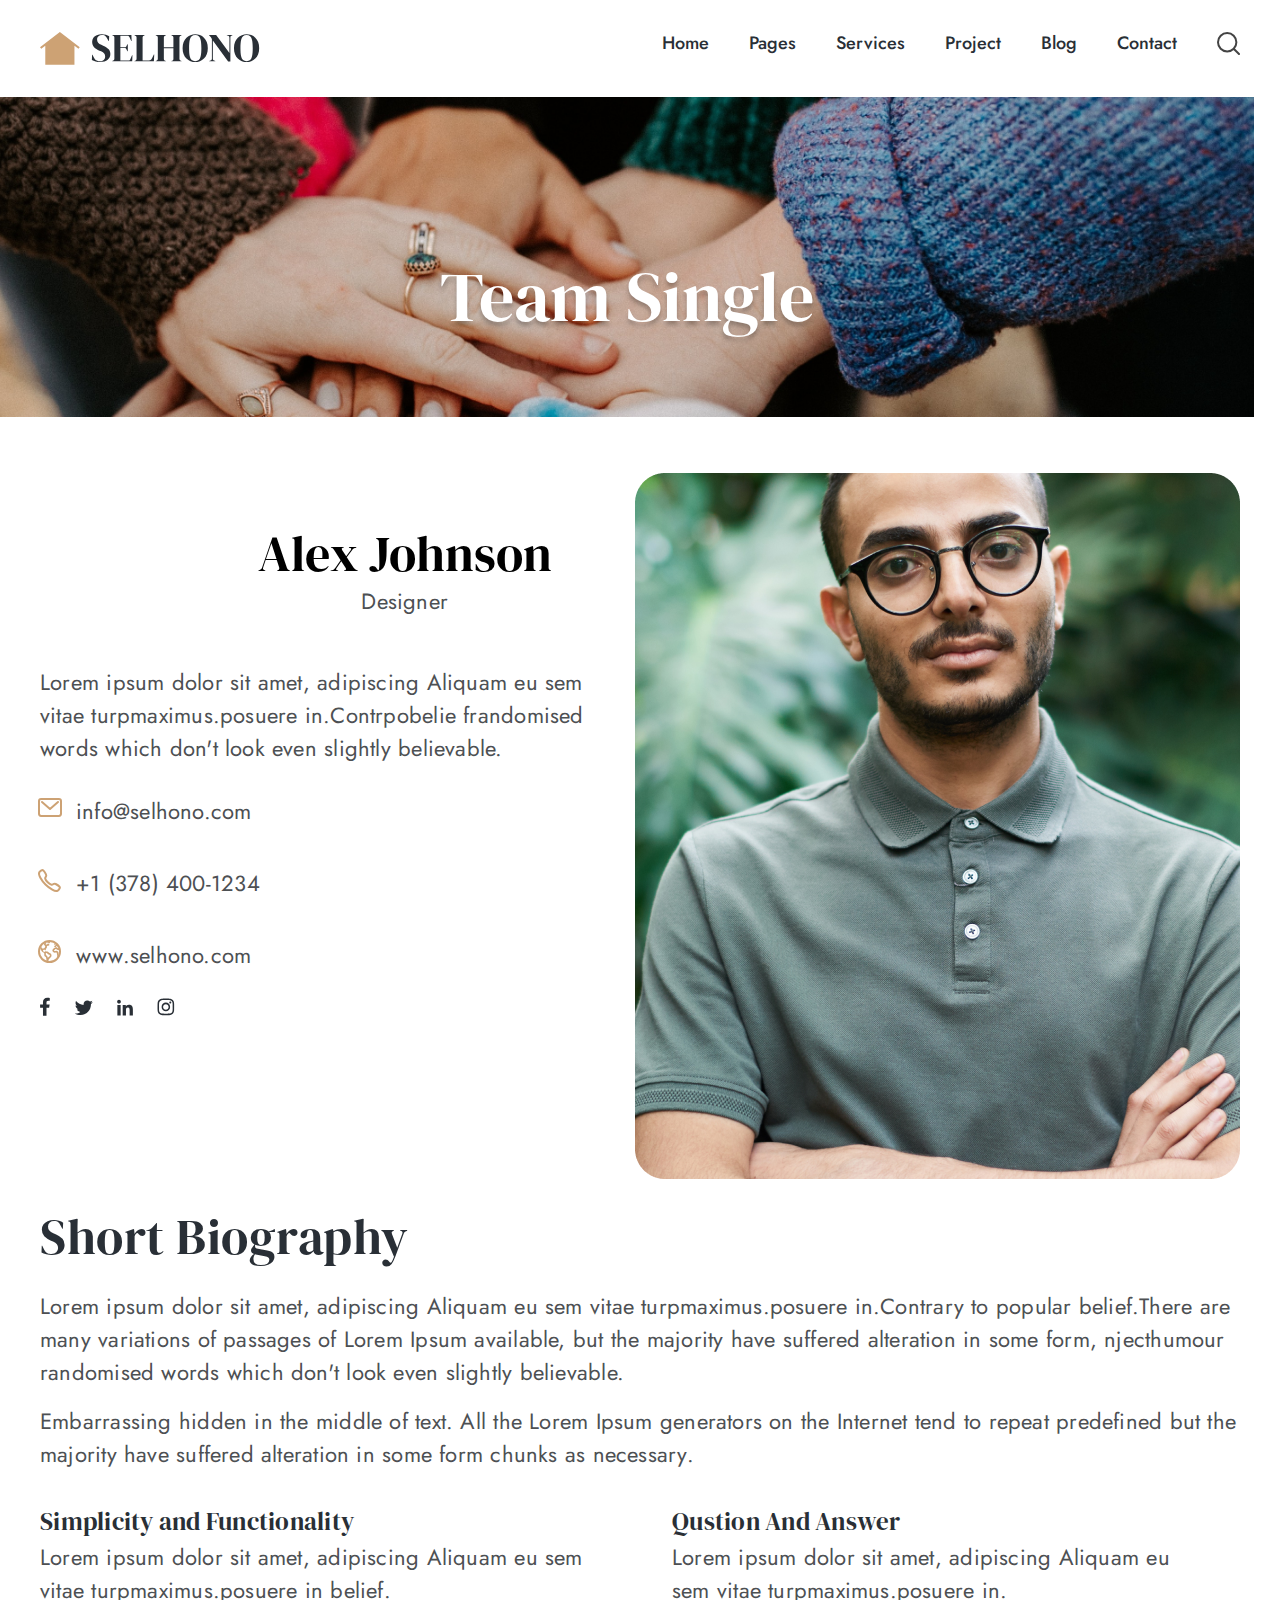
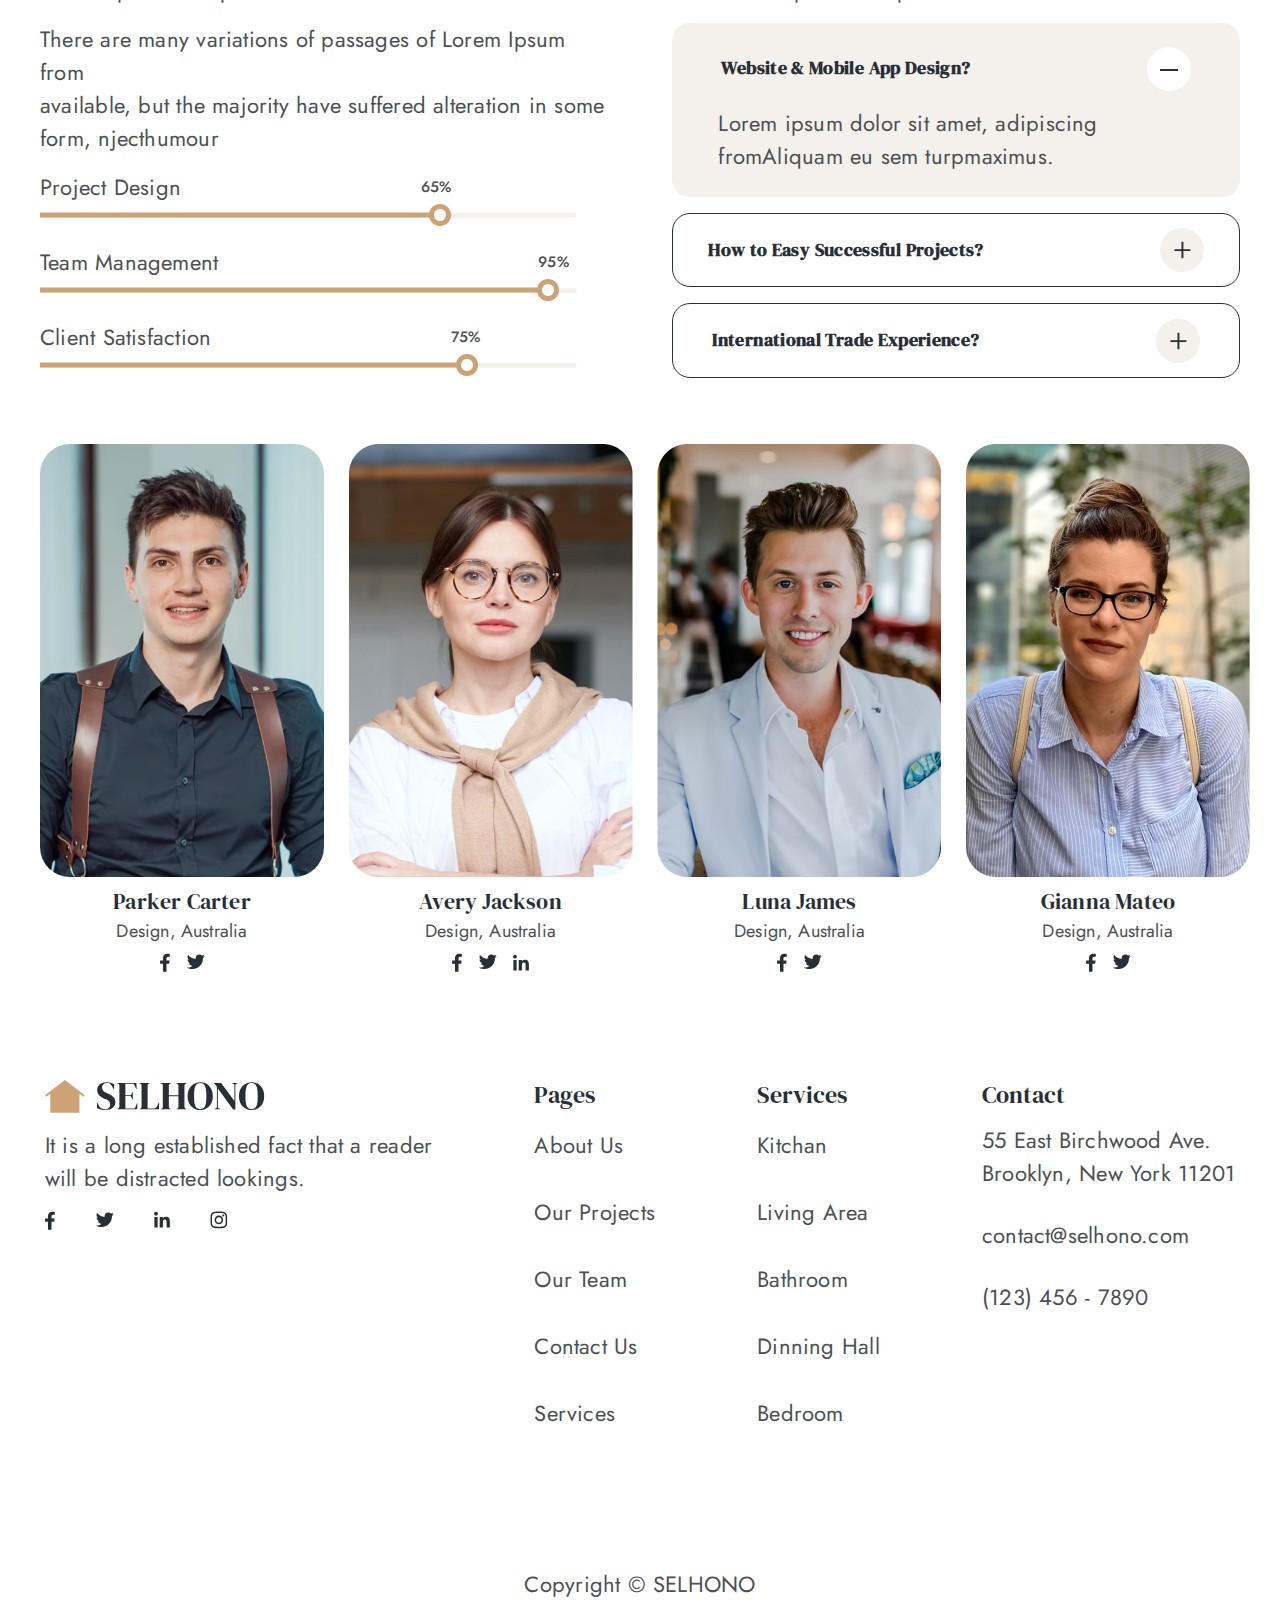
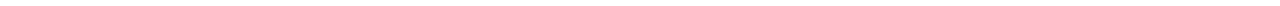
<file: index.html>
<!DOCTYPE html>
<html lang="en">

<head>
    <meta charset="UTF-8">
    <meta name="viewport" content="width=device-width, initial-scale=1.0">
    <title>Toggel-Button</title>
    <link rel="stylesheet" href="./css/style.css">
    <link rel="stylesheet" href="./fonts/jost/stylesheet.css">
    <link rel="stylesheet" href="./fonts/dm-serif-display/stylesheet.css">
    <link rel="stylesheet" href="https://cdnjs.cloudflare.com/ajax/libs/font-awesome/6.5.2/css/all.min.css">
</head>

<body>
    <!-- header -->
    <header class="header">

        <!-- div-container -->
        <div class="container flex-hdr">

            <svg class="logo" xmlns="http://www.w3.org/2000/svg" width="220" height="33" viewBox="0 0 220 33"
                fill="none">
                <path
                    d="M5.2875 32.8125V13.7625L1.25625 16.8667L0 15.2167L19.8708 0L39.7417 15.2167L38.4854 16.8542L34.4542 13.7625V32.8125H5.2875ZM11.5375 21.9167C11.1069 21.9167 10.7319 21.7569 10.4125 21.4375C10.0931 21.1181 9.93333 20.7431 9.93333 20.3125C9.93333 19.8819 10.0931 19.5069 10.4125 19.1875C10.7319 18.8681 11.1069 18.7083 11.5375 18.7083C11.9681 18.7083 12.3431 18.8681 12.6625 19.1875C12.9819 19.5069 13.1417 19.8819 13.1417 20.3125C13.1417 20.7431 12.9819 21.1181 12.6625 21.4375C12.3431 21.7569 11.9681 21.9167 11.5375 21.9167ZM19.8708 21.9167C19.4403 21.9167 19.0653 21.7569 18.7458 21.4375C18.4264 21.1181 18.2667 20.7431 18.2667 20.3125C18.2667 19.8819 18.4264 19.5069 18.7458 19.1875C19.0653 18.8681 19.4403 18.7083 19.8708 18.7083C20.3014 18.7083 20.6764 18.8681 20.9958 19.1875C21.3153 19.5069 21.475 19.8819 21.475 20.3125C21.475 20.7431 21.3153 21.1181 20.9958 21.4375C20.6764 21.7569 20.3014 21.9167 19.8708 21.9167ZM28.2042 21.9167C27.7736 21.9167 27.3986 21.7569 27.0792 21.4375C26.7597 21.1181 26.6 20.7431 26.6 20.3125C26.6 19.8819 26.7597 19.5069 27.0792 19.1875C27.3986 18.8681 27.7736 18.7083 28.2042 18.7083C28.6347 18.7083 29.0097 18.8681 29.3292 19.1875C29.6486 19.5069 29.8083 19.8819 29.8083 20.3125C29.8083 20.7431 29.6486 21.1181 29.3292 21.4375C29.0097 21.7569 28.6347 21.9167 28.2042 21.9167Z"
                    fill="#CDA274" />
                <path
                    d="M206.571 30.0658C204.944 30.0658 203.371 29.7725 201.851 29.1858C200.357 28.5992 199.011 27.7325 197.811 26.5858C196.637 25.4125 195.704 23.9592 195.011 22.2258C194.318 20.4925 193.971 18.4658 193.971 16.1458C193.971 13.8525 194.318 11.8392 195.011 10.1058C195.704 8.3725 196.651 6.9325 197.851 5.78583C199.051 4.6125 200.398 3.7325 201.891 3.14583C203.411 2.5325 204.971 2.22583 206.571 2.22583C208.197 2.22583 209.758 2.51917 211.251 3.10583C212.771 3.66583 214.117 4.5325 215.291 5.70583C216.491 6.8525 217.438 8.30583 218.131 10.0658C218.824 11.7992 219.171 13.8258 219.171 16.1458C219.171 18.4125 218.824 20.4258 218.131 22.1858C217.438 23.9192 216.491 25.3725 215.291 26.5458C214.117 27.6925 212.771 28.5725 211.251 29.1858C209.758 29.7725 208.197 30.0658 206.571 30.0658ZM206.571 29.2258C208.037 29.2258 209.224 28.8392 210.131 28.0658C211.038 27.2658 211.691 25.9192 212.091 24.0258C212.518 22.1058 212.731 19.4792 212.731 16.1458C212.731 12.7858 212.518 10.1592 212.091 8.26583C211.691 6.34583 211.038 4.99917 210.131 4.22583C209.224 3.42583 208.037 3.02583 206.571 3.02583C205.131 3.02583 203.958 3.42583 203.051 4.22583C202.144 4.99917 201.478 6.34583 201.051 8.26583C200.651 10.1592 200.451 12.7858 200.451 16.1458C200.451 19.4792 200.651 22.1058 201.051 24.0258C201.478 25.9192 202.144 27.2658 203.051 28.0658C203.958 28.8392 205.131 29.2258 206.571 29.2258Z"
                    fill="#292F36" />
                <path
                    d="M169.219 29.3458V28.9458L170.539 28.5458C171.019 28.4125 171.366 28.1592 171.579 27.7858C171.793 27.3858 171.899 26.9192 171.899 26.3858V7.14583C171.606 6.50583 171.366 6.02583 171.179 5.70583C171.019 5.38583 170.833 5.11916 170.619 4.90583C170.406 4.66583 170.113 4.3725 169.739 4.02583L169.059 3.34583V2.94583H176.139L189.419 21.0658V5.98583C189.419 5.4525 189.326 4.9725 189.139 4.54583C188.979 4.11916 188.633 3.83916 188.099 3.70583L186.779 3.34583V2.94583H192.499V3.34583L191.419 3.70583C190.939 3.86583 190.646 4.14583 190.539 4.54583C190.433 4.94583 190.379 5.4125 190.379 5.94583V29.4658H188.139L172.859 8.46583V26.3858C172.859 26.9192 172.939 27.3725 173.099 27.7458C173.259 28.1192 173.593 28.3858 174.099 28.5458L175.299 28.9458V29.3458H169.219Z"
                    fill="#292F36" />
                <path
                    d="M155.204 30.0658C153.577 30.0658 152.004 29.7725 150.484 29.1858C148.99 28.5992 147.644 27.7325 146.444 26.5858C145.27 25.4125 144.337 23.9592 143.644 22.2258C142.95 20.4925 142.604 18.4658 142.604 16.1458C142.604 13.8525 142.95 11.8392 143.644 10.1058C144.337 8.3725 145.284 6.9325 146.484 5.78583C147.684 4.6125 149.03 3.7325 150.524 3.14583C152.044 2.5325 153.604 2.22583 155.204 2.22583C156.83 2.22583 158.39 2.51917 159.884 3.10583C161.404 3.66583 162.75 4.5325 163.924 5.70583C165.124 6.8525 166.07 8.30583 166.764 10.0658C167.457 11.7992 167.804 13.8258 167.804 16.1458C167.804 18.4125 167.457 20.4258 166.764 22.1858C166.07 23.9192 165.124 25.3725 163.924 26.5458C162.75 27.6925 161.404 28.5725 159.884 29.1858C158.39 29.7725 156.83 30.0658 155.204 30.0658ZM155.204 29.2258C156.67 29.2258 157.857 28.8392 158.764 28.0658C159.67 27.2658 160.324 25.9192 160.724 24.0258C161.15 22.1058 161.364 19.4792 161.364 16.1458C161.364 12.7858 161.15 10.1592 160.724 8.26583C160.324 6.34583 159.67 4.99917 158.764 4.22583C157.857 3.42583 156.67 3.02583 155.204 3.02583C153.764 3.02583 152.59 3.42583 151.684 4.22583C150.777 4.99917 150.11 6.34583 149.684 8.26583C149.284 10.1592 149.084 12.7858 149.084 16.1458C149.084 19.4792 149.284 22.1058 149.684 24.0258C150.11 25.9192 150.777 27.2658 151.684 28.0658C152.59 28.8392 153.764 29.2258 155.204 29.2258Z"
                    fill="#292F36" />
                <path
                    d="M115.691 29.3458V28.9458L116.491 28.6258C117.025 28.4392 117.371 28.1858 117.531 27.8658C117.718 27.5458 117.811 27.1325 117.811 26.6258V5.70583C117.811 5.1725 117.718 4.74583 117.531 4.42583C117.371 4.10583 117.025 3.8525 116.491 3.66583L115.691 3.34583V2.94583H125.851V3.34583L125.171 3.62583C124.665 3.8125 124.318 4.06583 124.131 4.38583C123.945 4.67916 123.851 5.0925 123.851 5.62583V15.3458H133.411V5.62583C133.411 5.0925 133.318 4.67916 133.131 4.38583C132.971 4.06583 132.625 3.8125 132.091 3.62583L131.371 3.34583V2.94583H141.571V3.34583L140.771 3.66583C140.265 3.8525 139.918 4.10583 139.731 4.42583C139.545 4.74583 139.451 5.1725 139.451 5.70583V26.6258C139.451 27.1325 139.545 27.5458 139.731 27.8658C139.918 28.1858 140.265 28.4392 140.771 28.6258L141.571 28.9458V29.3458H131.371V28.9458L132.091 28.7058C132.625 28.4925 132.971 28.2392 133.131 27.9458C133.318 27.6258 133.411 27.1992 133.411 26.6658V16.1458H123.851V26.6658C123.851 27.6525 124.291 28.3325 125.171 28.7058L125.851 28.9458V29.3458H115.691Z"
                    fill="#292F36" />
                <path
                    d="M94.4415 29.3458V28.9458L95.2815 28.6258C95.8415 28.4125 96.1881 28.1592 96.3215 27.8658C96.4815 27.5458 96.5615 27.1192 96.5615 26.5858V5.70583C96.5615 5.1725 96.4815 4.74583 96.3215 4.42583C96.1615 4.10583 95.8148 3.8525 95.2815 3.66583L94.4415 3.34583V2.94583H104.641V3.34583L103.921 3.66583C103.415 3.8525 103.068 4.11916 102.881 4.46583C102.695 4.78583 102.601 5.2125 102.601 5.74583V28.5458H108.761C109.748 28.5458 110.468 28.3058 110.921 27.8258C111.401 27.3458 111.855 26.6525 112.281 25.7458L113.841 22.3858H114.241L113.881 29.3458H94.4415Z"
                    fill="#292F36" />
                <path
                    d="M72.254 29.3458V28.9458L73.174 28.5858C73.6273 28.3992 73.934 28.1592 74.094 27.8658C74.2806 27.5458 74.374 27.1192 74.374 26.5858V5.70583C74.374 5.1725 74.294 4.75917 74.134 4.46583C74.0006 4.14583 73.6806 3.8925 73.174 3.70583L72.254 3.34583V2.94583H91.414L91.654 9.10583H91.254L89.534 5.34583C89.294 4.86583 89.0406 4.47917 88.774 4.18583C88.5073 3.8925 88.1073 3.74583 87.574 3.74583H80.374V15.3058H84.654C85.1873 15.3058 85.5873 15.1725 85.854 14.9058C86.1473 14.6125 86.4006 14.2258 86.614 13.7458L87.414 12.1458H87.814V19.3458H87.414L86.614 17.6658C86.374 17.1858 86.1206 16.8125 85.854 16.5458C85.5873 16.2525 85.1873 16.1058 84.654 16.1058H80.374V28.5458H88.454C88.9873 28.5458 89.4006 28.4125 89.694 28.1458C89.9873 27.8525 90.2273 27.4525 90.414 26.9458L92.054 23.1858H92.454L92.214 29.3458H72.254Z"
                    fill="#292F36" />
                <path
                    d="M60.1508 30.0658C58.6842 30.0658 57.1908 29.8792 55.6708 29.5058C54.1508 29.1592 52.8842 28.6925 51.8708 28.1058L52.0708 22.6658H52.4708L53.7108 25.2658C54.0842 26.0125 54.4842 26.6792 54.9108 27.2658C55.3375 27.8258 55.9242 28.2658 56.6708 28.5858C57.2042 28.8525 57.7108 29.0392 58.1908 29.1458C58.6975 29.2258 59.2575 29.2658 59.8708 29.2658C61.4975 29.2658 62.7775 28.8258 63.7108 27.9458C64.6708 27.0658 65.1508 25.9325 65.1508 24.5458C65.1508 23.2392 64.8308 22.2258 64.1908 21.5058C63.5508 20.7592 62.5242 20.0392 61.1108 19.3458L59.4708 18.6258C57.1775 17.6125 55.3775 16.4525 54.0708 15.1458C52.7908 13.8125 52.1508 12.0525 52.1508 9.86583C52.1508 8.2925 52.5508 6.9325 53.3508 5.78583C54.1775 4.63917 55.3108 3.75917 56.7508 3.14583C58.2175 2.5325 59.9242 2.22583 61.8708 2.22583C63.2842 2.22583 64.6175 2.4125 65.8708 2.78583C67.1508 3.15916 68.2575 3.66583 69.1908 4.30583L68.9508 9.10583H68.5508L66.9108 6.10583C66.4575 5.1725 66.0042 4.51916 65.5508 4.14583C65.0975 3.74583 64.5775 3.46583 63.9908 3.30583C63.6442 3.19917 63.3242 3.1325 63.0308 3.10583C62.7375 3.0525 62.3642 3.02583 61.9108 3.02583C60.5508 3.02583 59.4042 3.42583 58.4708 4.22583C57.5375 4.99917 57.0708 6.0525 57.0708 7.38583C57.0708 8.74583 57.4308 9.83917 58.1508 10.6658C58.8708 11.4658 59.9242 12.1858 61.3108 12.8258L63.1508 13.6258C65.7108 14.7458 67.5508 15.9458 68.6708 17.2258C69.7908 18.4792 70.3508 20.1058 70.3508 22.1058C70.3508 24.4525 69.4575 26.3725 67.6708 27.8658C65.9108 29.3325 63.4042 30.0658 60.1508 30.0658Z"
                    fill="#292F36" />
            </svg>


            <nav id="nav-list">
                <button id="toggel-exit">
                    <svg xmlns="http://www.w3.org/2000/svg" width="48" height="48" viewBox="0 0 48 48" fill="none">
                        <path
                            d="M26.628 23.8L33.698 16.728C33.889 16.5435 34.0414 16.3228 34.1462 16.0788C34.251 15.8348 34.3062 15.5724 34.3085 15.3068C34.3108 15.0412 34.2602 14.7779 34.1596 14.5321C34.0591 14.2863 33.9106 14.063 33.7228 13.8752C33.535 13.6874 33.3117 13.5389 33.0659 13.4384C32.8201 13.3378 32.5568 13.2872 32.2912 13.2895C32.0256 13.2918 31.7632 13.347 31.5192 13.4518C31.2752 13.5566 31.0545 13.709 30.87 13.9L23.798 20.97L16.728 13.9C16.5435 13.709 16.3228 13.5566 16.0788 13.4518C15.8348 13.347 15.5724 13.2918 15.3068 13.2895C15.0412 13.2872 14.7779 13.3378 14.5321 13.4384C14.2863 13.5389 14.063 13.6874 13.8752 13.8752C13.6874 14.063 13.5389 14.2863 13.4384 14.5321C13.3378 14.7779 13.2872 15.0412 13.2895 15.3068C13.2918 15.5724 13.347 15.8348 13.4518 16.0788C13.5566 16.3228 13.709 16.5435 13.9 16.728L20.97 23.798L13.9 30.87C13.709 31.0545 13.5566 31.2752 13.4518 31.5192C13.347 31.7632 13.2918 32.0256 13.2895 32.2912C13.2872 32.5568 13.3378 32.8201 13.4384 33.0659C13.5389 33.3117 13.6874 33.535 13.8752 33.7228C14.063 33.9106 14.2863 34.0591 14.5321 34.1596C14.7779 34.2602 15.0412 34.3108 15.3068 34.3085C15.5724 34.3062 15.8348 34.251 16.0788 34.1462C16.3228 34.0414 16.5435 33.889 16.728 33.698L23.798 26.628L30.87 33.698C31.0545 33.889 31.2752 34.0414 31.5192 34.1462C31.7632 34.251 32.0256 34.3062 32.2912 34.3085C32.5568 34.3108 32.8201 34.2602 33.0659 34.1596C33.3117 34.0591 33.535 33.9106 33.7228 33.7228C33.9106 33.535 34.0591 33.3117 34.1596 33.0659C34.2602 32.8201 34.3108 32.5568 34.3085 32.2912C34.3062 32.0256 34.251 31.7632 34.1462 31.5192C34.0414 31.2752 33.889 31.0545 33.698 30.87L26.628 23.8Z"
                            fill="#292F36" />
                    </svg>
                </button>

                <ul class="ul-hdr">
                    <li><a href="">Home</a></li>

                    <li><a href="">Pages</a></li>

                    <li><a href="">Services</a></li>

                    <li><a href="">Project</a></li>

                    <li><a href="">Blog</a></li>

                    <li><a href="">Contact</a></li>

                    <li><a href="">
                            <svg xmlns="http://www.w3.org/2000/svg" width="23" height="23" viewBox="0 0 23 23"
                                fill="none">
                                <g opacity="0.8">
                                    <path
                                        d="M16.6842 16.6844L21.9999 22.0001M19.3755 10.1875C19.3755 15.2616 15.2622 19.375 10.188 19.375C5.11393 19.375 1.00055 15.2616 1.00055 10.1875C1.00055 5.11338 5.11393 1 10.188 1C15.2622 1 19.3755 5.11338 19.3755 10.1875Z"
                                        stroke="#141414" stroke-width="2" stroke-linecap="round"
                                        stroke-linejoin="round" />
                                </g>
                            </svg>
                        </a></li>
                </ul>
            </nav>

            <!-- small-screan -->
            <button id="toggel-enter">
                <svg xmlns="http://www.w3.org/2000/svg" width="48" height="48" viewBox="0 0 48 48" fill="none">
                    <path
                        d="M6 16H42C42.5304 16 43.0391 15.7893 43.4142 15.4142C43.7893 15.0391 44 14.5304 44 14C44 13.4696 43.7893 12.9609 43.4142 12.5858C43.0391 12.2107 42.5304 12 42 12H6C5.46957 12 4.96086 12.2107 4.58579 12.5858C4.21071 12.9609 4 13.4696 4 14C4 14.5304 4.21071 15.0391 4.58579 15.4142C4.96086 15.7893 5.46957 16 6 16ZM42 32H6C5.46957 32 4.96086 32.2107 4.58579 32.5858C4.21071 32.9609 4 33.4696 4 34C4 34.5304 4.21071 35.0391 4.58579 35.4142C4.96086 35.7893 5.46957 36 6 36H42C42.5304 36 43.0391 35.7893 43.4142 35.4142C43.7893 35.0391 44 34.5304 44 34C44 33.4696 43.7893 32.9609 43.4142 32.5858C43.0391 32.2107 42.5304 32 42 32ZM42 22H6C5.46957 22 4.96086 22.2107 4.58579 22.5858C4.21071 22.9609 4 23.4696 4 24C4 24.5304 4.21071 25.0391 4.58579 25.4142C4.96086 25.7893 5.46957 26 6 26H42C42.5304 26 43.0391 25.7893 43.4142 25.4142C43.7893 25.0391 44 24.5304 44 24C44 23.4696 43.7893 22.9609 43.4142 22.5858C43.0391 22.2107 42.5304 22 42 22Z"
                        fill="#292F36" />
                </svg>
            </button>
        </div>
    </header>

    <!-- section-1 -->
    <section class="sec-1">
        <h1>Team Single</h1>
    </section>

    <!-- section-2 -->
    <section class="sec-2">

        <!-- div-container -->
        <div class="container flex-sec-2">
            <!-- column-divs -->

            <!-- div-1 -->
            <div class="flex-div-1">

                <div class="headings">
                    <div class="alone">
                        <h2 class="h2-sec-2">Alex Johnson</h2>

                        <h6 class="h6-sec-2">Designer</h6>
                    </div>

                    <p class="p-sec-2">
                        Lorem ipsum dolor sit amet, adipiscing Aliquam eu sem <br>
                        vitae turpmaximus.posuere in.Contrpobelie frandomised <br>
                        words which don't look even slightly believable.
                    </p>

                    <div class="clm-emils">
                        <div class="inline-flex">
                            <a href="">
                                <svg xmlns="http://www.w3.org/2000/svg" width="52" height="52" viewBox="0 0 52 52"
                                    fill="none">
                                    <circle cx="26" cy="26" r="26" fill="white" />
                                    <path
                                        d="M18 20.9999L26 27.9999L34 20.9999M17.1154 17.9999H34.8846C36.0529 17.9999 37 18.9513 37 20.1249V32.8749C37 34.0485 36.0529 34.9999 34.8846 34.9999H17.1154C15.9471 34.9999 15 34.0485 15 32.8749V20.1249C15 18.9513 15.9471 17.9999 17.1154 17.9999Z"
                                        stroke="#CDA274" stroke-width="2" stroke-linecap="round"
                                        stroke-linejoin="round" />
                                </svg>

                                <h6 class="move">info@selhono.com</h6>
                            </a>
                        </div>

                        <div class="inline-flex">
                            <a href="">
                                <svg xmlns="http://www.w3.org/2000/svg" width="52" height="52" viewBox="0 0 52 52"
                                    fill="none">
                                    <circle cx="26" cy="26" r="26" fill="white" />
                                    <path
                                        d="M35.3445 33.4554C34.5429 32.6478 32.6013 31.4691 31.6593 30.9941C30.4326 30.3762 30.3317 30.3258 29.3675 31.0421C28.7243 31.5201 28.2967 31.9471 27.5441 31.7866C26.7914 31.6261 25.1558 30.721 23.7236 29.2935C22.2914 27.8659 21.3338 26.183 21.1727 25.4329C21.0117 24.6828 21.4458 24.2603 21.9194 23.6156C22.5867 22.707 22.5362 22.5556 21.9658 21.329C21.521 20.3749 20.308 18.4517 19.4972 17.6541C18.6299 16.7975 18.6299 16.9489 18.0711 17.1811C17.6162 17.3725 17.1797 17.6052 16.7672 17.8762C15.9594 18.4128 15.5112 18.8585 15.1977 19.5284C14.8842 20.1982 14.7433 21.7686 16.3623 24.7095C17.9813 27.6504 19.1171 29.1542 21.468 31.4984C23.819 33.8426 25.6268 35.1031 28.2695 36.5851C31.5387 38.416 32.7927 38.0591 33.4646 37.7461C34.1365 37.4331 34.5843 36.9889 35.1219 36.1813C35.3936 35.7695 35.6268 35.3335 35.8186 34.8789C36.0513 34.3222 36.2027 34.3222 35.3445 33.4554Z"
                                        stroke="#CDA274" stroke-width="2" stroke-miterlimit="10" />
                                </svg>

                                <h6 class="move">+1 (378) 400-1234</h6>
                            </a>
                        </div>

                        <div class="inline-flex">
                            <a href="">
                                <svg xmlns="http://www.w3.org/2000/svg" width="52" height="52" viewBox="0 0 52 52"
                                    fill="none">
                                    <circle cx="26" cy="26" r="26" fill="white" />
                                    <path
                                        d="M36 26.5C36 20.7013 31.2987 16 25.5 16C19.7013 16 15 20.7013 15 26.5C15 32.2987 19.7013 37 25.5 37C31.2987 37 36 32.2987 36 26.5Z"
                                        stroke="#CDA274" stroke-width="2" stroke-miterlimit="10" />
                                    <path
                                        d="M35.4475 22.331C34.6349 22.3361 34.7148 23.844 33.7025 23.1325C33.3265 22.8689 33.0953 22.4857 32.6233 22.3692C32.2109 22.2674 31.7885 22.3732 31.3812 22.444C30.9183 22.5244 30.3693 22.5605 30.0182 22.9132C29.6787 23.2526 29.4991 23.7081 29.1379 24.0496C28.4392 24.7111 28.1442 25.4333 28.5965 26.3686C29.0316 27.2679 29.9418 27.7559 30.9238 27.6918C31.8887 27.6272 32.8909 27.0643 32.8631 28.4745C32.853 28.9732 32.9567 29.3193 33.109 29.7829C33.2501 30.2103 33.2405 30.6246 33.2729 31.0658C33.3326 31.8902 33.4834 32.8144 33.8902 33.5426L34.6491 32.4658C34.7427 32.3325 34.9385 32.1457 34.985 31.9885C35.0675 31.7101 34.9051 31.2317 34.8864 30.9198C34.8676 30.6078 34.8767 30.2918 34.8292 29.9798C34.7624 29.5427 34.5054 29.133 34.47 28.7009C34.4047 27.8964 34.5509 27.2541 33.9347 26.5814C33.3397 25.9325 32.4675 25.7768 31.6342 25.9086C31.2142 25.9747 29.5239 26.2465 30.2024 25.2811C30.3364 25.0913 30.5707 24.9356 30.7215 24.7549C30.8525 24.5976 30.9663 24.3086 31.1201 24.1859C31.2739 24.0633 31.9802 23.9223 32.1826 23.9849C32.385 24.0475 32.596 24.3412 32.7715 24.4714C33.0959 24.7172 33.4744 24.8806 33.875 24.9478C34.5661 25.0496 36.0111 24.6455 35.9999 23.7539C35.9979 23.3264 35.6033 22.731 35.4475 22.331ZM27.4475 29.6673C27.1778 28.5254 25.6352 28.1437 24.8035 27.5244C24.3254 27.1681 23.8999 26.618 23.272 26.5732C22.9826 26.5523 22.7402 26.6155 22.4534 26.5406C22.1903 26.4724 21.9839 26.33 21.7036 26.3671C21.1799 26.4363 20.8495 26.9992 20.2869 26.9228C19.7532 26.8506 19.2032 26.2226 19.0818 25.7111C18.926 25.0536 19.443 24.8404 19.997 24.7819C20.2282 24.7574 20.4878 24.731 20.7099 24.816C21.0023 24.9254 21.1405 25.2134 21.403 25.359C21.8953 25.6302 21.995 25.1966 21.9196 24.7569C21.8068 24.0984 21.6752 23.8297 22.2591 23.3768C22.6638 23.0643 23.0099 22.8384 22.9451 22.277C22.9067 21.9473 22.7271 21.7982 22.8946 21.4699C23.0215 21.2201 23.3701 20.9946 23.5973 20.8455C24.1837 20.4608 26.1093 20.4893 25.3226 19.4124C25.0913 19.0964 24.6648 18.5315 24.2601 18.4542C23.7541 18.358 23.5295 18.9259 23.1769 19.1763C22.8126 19.4353 22.1033 19.7295 21.7385 19.329C21.2477 18.79 22.0638 18.6129 22.2444 18.2369C22.425 17.8608 21.826 17.1498 21.5052 16.9697L19.997 18.671C19.9537 18.9559 19.9688 19.2467 20.0414 19.5255C20.1139 19.8044 20.2424 20.0653 20.419 20.2923C20.719 20.6806 21.1966 20.8053 21.2184 21.3356C21.2396 21.8445 21.1607 22.105 20.8298 22.4628C20.6866 22.6155 20.5854 22.8323 20.4397 22.9753C20.2611 23.1498 20.3274 23.0964 20.0486 23.1442C19.5245 23.2333 19.0782 23.3707 18.5718 23.5111C17.7279 23.7457 17.65 22.359 17.2655 21.815L16.0006 22.8424C15.9869 23.0109 16.208 23.3208 16.2682 23.504C16.6138 24.5508 17.311 25.3605 17.7613 26.362C18.2353 27.4226 19.5083 27.1284 20.0704 28.0577C20.5693 28.8821 20.0365 29.9259 20.4099 30.789C20.6811 31.4154 21.3206 31.5523 21.7618 32.0103C22.2125 32.4729 22.2029 33.106 22.2717 33.708C22.3493 34.4162 22.4753 35.1181 22.6487 35.8088C22.7099 36.0475 22.766 36.363 22.9285 36.5599C23.0398 36.6953 23.4217 36.8118 23.2674 36.8566C23.483 36.8923 23.867 37.0948 24.0466 36.9462C24.2834 36.7508 24.2201 36.1493 24.2611 35.8775C24.384 35.0683 24.7868 34.277 25.3302 33.6714C25.867 33.0739 26.6026 32.6694 27.0559 31.992C27.4976 31.3315 27.6307 30.4404 27.4475 29.6673ZM25.7582 31.0068C25.4546 31.5518 24.7787 31.9167 24.3441 32.3498C24.2262 32.4673 23.9752 32.8745 23.8275 32.7864C23.7218 32.7233 23.6858 32.1951 23.6469 32.074C23.4459 31.464 23.0622 30.9316 22.5485 30.5498C22.3901 30.4292 21.9975 30.2724 21.907 30.107C21.8058 29.9274 21.8968 29.5035 21.9004 29.3081C21.9059 29.0231 21.7769 28.5493 21.8468 28.2903C21.9277 27.9915 21.7719 28.1717 22.0375 28.1126C22.1776 28.0811 22.7564 28.1834 22.931 28.22C23.2082 28.278 23.361 28.4516 23.5796 28.6271C24.1543 29.0908 24.7873 29.4495 25.4313 29.8047C25.9302 30.0826 26.0769 30.4343 25.7582 31.0068ZM22.2368 16.985C22.4766 17.2206 22.7023 17.4995 23.06 17.5229C23.3985 17.5458 23.7177 17.3615 24.0132 17.5931C24.341 17.8475 24.5773 18.1697 25.0124 18.2491C25.4334 18.3259 25.8791 18.0786 25.9833 17.6455C26.0845 17.2328 25.8665 16.7839 25.8533 16.3697C25.8533 16.3122 25.8842 16.0567 25.8447 16.0135C25.8154 15.9809 25.5705 16.0175 25.533 16.0185C25.2588 16.0267 24.9853 16.0457 24.7124 16.0755C23.7176 16.1838 22.7434 16.4349 21.8194 16.8211C21.9424 16.9066 22.0967 16.9407 22.2368 16.985ZM30.936 19.844C31.3655 19.844 31.8016 19.6506 31.663 19.1509C31.5466 18.732 31.3483 18.2776 30.8657 18.5035C30.5585 18.647 30.1234 19.0124 30.0875 19.3748C30.0465 19.786 30.6496 19.844 30.936 19.844ZM30.5929 22.0307C31.0316 22.2949 31.6822 22.1707 32.0131 21.7936C32.2717 21.4984 32.4239 20.986 32.8889 20.9865C33.0936 20.986 33.2903 21.0667 33.4363 21.2109C33.6286 21.4109 33.5906 21.5987 33.6316 21.8491C33.7232 22.4114 34.3227 21.8811 34.4791 21.6633C34.5803 21.5213 34.7174 21.3106 34.6713 21.1259C34.6288 20.9534 34.4285 20.7697 34.3394 20.6114C34.0794 20.1534 33.8654 19.6206 33.4758 19.2506C33.1009 18.8944 32.64 18.9356 32.2843 19.3056C31.9929 19.6109 31.6544 19.8526 31.4551 20.2241C31.3144 20.4852 31.1561 20.6099 30.8712 20.6776C30.7144 20.7147 30.5353 20.7285 30.4037 20.8343C30.0374 21.1244 30.2459 21.8211 30.5929 22.0307Z"
                                        fill="#CDA274" />
                                </svg>

                                <h6 class="move">www.selhono.com</h6>
                            </a>
                        </div>

                        <div>
                            <ul class="flex-icons">
                                <li><a href=""><img src="./img/f.svg" alt=""></a></li>

                                <li><a href=""><img src="./img/tw.svg" alt=""></a></li>

                                <li><a href=""><img src="./img/in.svg" alt=""></a></li>

                                <li><a href=""><img src="./img/insta.svg" alt=""></a></li>
                            </ul>
                        </div>
                    </div>
                </div>

                <div class="photo"><img src="./img/Image.png" alt=""></div>
            </div>

            <!-- div-2 -->
            <div>
                <h2 class="h2-div2">Short Biography​</h2>
            </div>

            <!-- div-3 -->
            <div>
                <p class="p-div3">
                    Lorem ipsum dolor sit amet, adipiscing Aliquam eu sem vitae turpmaximus.posuere in.Contrary to
                    popular
                    belief.There are many variations of passages of Lorem Ipsum available, but the majority have
                    suffered
                    alteration in some form, njecthumour <br>
                    randomised words which don't look even slightly believable.
                </p>
            </div>

            <!-- div-4 -->
            <div>
                <p class="p-div3">
                    Embarrassing hidden in the middle of text. All the Lorem Ipsum generators on the Internet tend to
                    repeat
                    predefined but the <br>
                    majority have suffered alteration in some form chunks as necessary.
                </p>
            </div>

            <!-- div-5 -->
            <div class="flex-div-5 row">
                <!-- div-1 -->
                <div class="col-6">
                    <h3>Simplicity and Functionality</h3>

                    <p class="p-t">
                        Lorem ipsum dolor sit amet, adipiscing Aliquam eu sem vitae turpmaximus.posuere in belief.
                    </p>

                    <p class="p-t p-top">
                        There are many variations of passages of Lorem Ipsum from <br>
                        available, but the majority have suffered alteration in some <br>
                        form, njecthumour
                    </p>

                    <div class="top-h6-div5">
                        <h6 class="h6-div5">
                            Project Design
                            <span>65%</span>
                        </h6>

                        <img src="./img/rate-1.png" alt="">
                    </div>

                    <div class="top-rate">
                        <h6 class="h6-div5 extra-gap">
                            Team Management
                            <span>95%</span>
                        </h6>

                        <img src="./img/rate-2.png" alt="">
                    </div>

                    <div class="top-rate">
                        <h6 class="h6-div5">
                            Client Satisfaction
                            <span>75%</span>
                        </h6>

                        <img src="./img/rate-3.png" alt="">
                    </div>
                </div>

                <!-- div-2 -->
                <div class="col-6">
                    <h3>Qustion And Answer</h3>

                    <p class="p-t">
                        Lorem ipsum dolor sit amet, adipiscing Aliquam eu <br>
                        sem vitae turpmaximus.posuere in.
                    </p>

                    <div class="js-div">
                        <div class="flex-js">
                            <h3 class="font">Website & Mobile App Design?</h3>

                            <svg id="minus" xmlns="http://www.w3.org/2000/svg" width="44" height="44" viewBox="0 0 44 44"
                                fill="none">
                                <circle cx="22" cy="22" r="22" fill="white" />
                                <line x1="13" y1="23" x2="31" y2="23" stroke="#292F36" stroke-width="2" />
                            </svg>
                        </div>

                        <p id="p-t"  class="p-t">
                            Lorem ipsum dolor sit amet, adipiscing <br>
                            fromAliquam eu sem turpmaximus.
                        </p>
                    </div>

                    <div class="flex-js athours">
                        <h3 class="font">How to Easy Successful Projects?</h3>

                        <svg xmlns="http://www.w3.org/2000/svg" width="44" height="44" viewBox="0 0 44 44" fill="none">
                            <path
                                d="M44 22C44 34.1503 34.1503 44 22 44C9.84974 44 0 34.1503 0 22C0 9.84974 9.84974 0 22 0C34.1503 0 44 9.84974 44 22Z"
                                fill="#F4F0EC" />
                            <path
                                d="M14.4698 22.985H30.3948V21.165H14.4698V22.985ZM21.4698 13.78V30.37H23.3948V13.78H21.4698Z"
                                fill="#292F36" />
                        </svg>
                    </div>

                    <div class="flex-js athours">
                        <h3 class="font">International Trade Experience?</h3>

                        <svg xmlns="http://www.w3.org/2000/svg" width="44" height="44" viewBox="0 0 44 44" fill="none">
                            <path
                                d="M44 22C44 34.1503 34.1503 44 22 44C9.84974 44 0 34.1503 0 22C0 9.84974 9.84974 0 22 0C34.1503 0 44 9.84974 44 22Z"
                                fill="#F4F0EC" />
                            <path
                                d="M14.4698 22.985H30.3948V21.165H14.4698V22.985ZM21.4698 13.78V30.37H23.3948V13.78H21.4698Z"
                                fill="#292F36" />
                        </svg>
                    </div>
                </div>
            </div>

            <!-- div-6 -->
            <div class="row top-div-6">
                <article class="col-lrg-3 col-md-6 col-sml-12">
                    <img class="parker" src="./img/parker.png" alt="">

                    <h6 class="h6-arti">
                        Parker Carter
                        <span>Design, Australia</span>
                    </h6>

                    <div class="gap-icon">
                        <img src="./img/f.svg" alt="">
                        <img src="./img/tw.svg" alt="">
                    </div>
                </article>

                <article class="col-lrg-3 col-md-6 col-sml-12">
                    <img src="./img/marry.png" alt="">

                    <h6 class="h6-arti">
                        Avery Jackson
                        <span>Design, Australia</span>
                    </h6>

                    <div class="gap-icon">
                        <img src="./img/f.svg" alt="">
                        <img src="./img/tw.svg" alt="">
                        <img src="img/in.svg" alt="">
                    </div>
                </article>

                <article class="col-lrg-3 col-md-6 col-sml-12">
                    <img src="./img/luna.png" alt="">

                    <h6 class="h6-arti">
                        Luna James
                        <span>Design, Australia</span>
                    </h6>

                    <div class="gap-icon">
                        <img src="./img/f.svg" alt="">
                        <img src="./img/tw.svg" alt="">
                    </div>
                </article>

                <article class="col-lrg-3 col-md-6 col-sml-12">
                    <img src="./img/glanna.png" alt="">

                    <h6 class="h6-arti">
                        Gianna Mateo
                        <span>Design, Australia</span>
                    </h6>

                    <div class="gap-icon">
                        <img src="./img/f.svg" alt="">
                        <img src="./img/tw.svg" alt="">
                    </div>
                </article>
            </div>
        </div>
    </section>

    <!-- footer -->
    <footer>

        <!-- div-container -->
        <div class="container column-hdr">

            <div class="index">
                <div class="logo-hdr">
                    <svg class="logo" xmlns="http://www.w3.org/2000/svg" width="220" height="33" viewBox="0 0 220 33"
                        fill="none">
                        <path
                            d="M5.2875 32.8125V13.7625L1.25625 16.8667L0 15.2167L19.8708 0L39.7417 15.2167L38.4854 16.8542L34.4542 13.7625V32.8125H5.2875ZM11.5375 21.9167C11.1069 21.9167 10.7319 21.7569 10.4125 21.4375C10.0931 21.1181 9.93333 20.7431 9.93333 20.3125C9.93333 19.8819 10.0931 19.5069 10.4125 19.1875C10.7319 18.8681 11.1069 18.7083 11.5375 18.7083C11.9681 18.7083 12.3431 18.8681 12.6625 19.1875C12.9819 19.5069 13.1417 19.8819 13.1417 20.3125C13.1417 20.7431 12.9819 21.1181 12.6625 21.4375C12.3431 21.7569 11.9681 21.9167 11.5375 21.9167ZM19.8708 21.9167C19.4403 21.9167 19.0653 21.7569 18.7458 21.4375C18.4264 21.1181 18.2667 20.7431 18.2667 20.3125C18.2667 19.8819 18.4264 19.5069 18.7458 19.1875C19.0653 18.8681 19.4403 18.7083 19.8708 18.7083C20.3014 18.7083 20.6764 18.8681 20.9958 19.1875C21.3153 19.5069 21.475 19.8819 21.475 20.3125C21.475 20.7431 21.3153 21.1181 20.9958 21.4375C20.6764 21.7569 20.3014 21.9167 19.8708 21.9167ZM28.2042 21.9167C27.7736 21.9167 27.3986 21.7569 27.0792 21.4375C26.7597 21.1181 26.6 20.7431 26.6 20.3125C26.6 19.8819 26.7597 19.5069 27.0792 19.1875C27.3986 18.8681 27.7736 18.7083 28.2042 18.7083C28.6347 18.7083 29.0097 18.8681 29.3292 19.1875C29.6486 19.5069 29.8083 19.8819 29.8083 20.3125C29.8083 20.7431 29.6486 21.1181 29.3292 21.4375C29.0097 21.7569 28.6347 21.9167 28.2042 21.9167Z"
                            fill="#CDA274" />
                        <path
                            d="M206.571 30.0658C204.944 30.0658 203.371 29.7725 201.851 29.1858C200.357 28.5992 199.011 27.7325 197.811 26.5858C196.637 25.4125 195.704 23.9592 195.011 22.2258C194.318 20.4925 193.971 18.4658 193.971 16.1458C193.971 13.8525 194.318 11.8392 195.011 10.1058C195.704 8.3725 196.651 6.9325 197.851 5.78583C199.051 4.6125 200.398 3.7325 201.891 3.14583C203.411 2.5325 204.971 2.22583 206.571 2.22583C208.197 2.22583 209.758 2.51917 211.251 3.10583C212.771 3.66583 214.117 4.5325 215.291 5.70583C216.491 6.8525 217.438 8.30583 218.131 10.0658C218.824 11.7992 219.171 13.8258 219.171 16.1458C219.171 18.4125 218.824 20.4258 218.131 22.1858C217.438 23.9192 216.491 25.3725 215.291 26.5458C214.117 27.6925 212.771 28.5725 211.251 29.1858C209.758 29.7725 208.197 30.0658 206.571 30.0658ZM206.571 29.2258C208.037 29.2258 209.224 28.8392 210.131 28.0658C211.038 27.2658 211.691 25.9192 212.091 24.0258C212.518 22.1058 212.731 19.4792 212.731 16.1458C212.731 12.7858 212.518 10.1592 212.091 8.26583C211.691 6.34583 211.038 4.99917 210.131 4.22583C209.224 3.42583 208.037 3.02583 206.571 3.02583C205.131 3.02583 203.958 3.42583 203.051 4.22583C202.144 4.99917 201.478 6.34583 201.051 8.26583C200.651 10.1592 200.451 12.7858 200.451 16.1458C200.451 19.4792 200.651 22.1058 201.051 24.0258C201.478 25.9192 202.144 27.2658 203.051 28.0658C203.958 28.8392 205.131 29.2258 206.571 29.2258Z"
                            fill="#292F36" />
                        <path
                            d="M169.219 29.3458V28.9458L170.539 28.5458C171.019 28.4125 171.366 28.1592 171.579 27.7858C171.793 27.3858 171.899 26.9192 171.899 26.3858V7.14583C171.606 6.50583 171.366 6.02583 171.179 5.70583C171.019 5.38583 170.833 5.11916 170.619 4.90583C170.406 4.66583 170.113 4.3725 169.739 4.02583L169.059 3.34583V2.94583H176.139L189.419 21.0658V5.98583C189.419 5.4525 189.326 4.9725 189.139 4.54583C188.979 4.11916 188.633 3.83916 188.099 3.70583L186.779 3.34583V2.94583H192.499V3.34583L191.419 3.70583C190.939 3.86583 190.646 4.14583 190.539 4.54583C190.433 4.94583 190.379 5.4125 190.379 5.94583V29.4658H188.139L172.859 8.46583V26.3858C172.859 26.9192 172.939 27.3725 173.099 27.7458C173.259 28.1192 173.593 28.3858 174.099 28.5458L175.299 28.9458V29.3458H169.219Z"
                            fill="#292F36" />
                        <path
                            d="M155.204 30.0658C153.577 30.0658 152.004 29.7725 150.484 29.1858C148.99 28.5992 147.644 27.7325 146.444 26.5858C145.27 25.4125 144.337 23.9592 143.644 22.2258C142.95 20.4925 142.604 18.4658 142.604 16.1458C142.604 13.8525 142.95 11.8392 143.644 10.1058C144.337 8.3725 145.284 6.9325 146.484 5.78583C147.684 4.6125 149.03 3.7325 150.524 3.14583C152.044 2.5325 153.604 2.22583 155.204 2.22583C156.83 2.22583 158.39 2.51917 159.884 3.10583C161.404 3.66583 162.75 4.5325 163.924 5.70583C165.124 6.8525 166.07 8.30583 166.764 10.0658C167.457 11.7992 167.804 13.8258 167.804 16.1458C167.804 18.4125 167.457 20.4258 166.764 22.1858C166.07 23.9192 165.124 25.3725 163.924 26.5458C162.75 27.6925 161.404 28.5725 159.884 29.1858C158.39 29.7725 156.83 30.0658 155.204 30.0658ZM155.204 29.2258C156.67 29.2258 157.857 28.8392 158.764 28.0658C159.67 27.2658 160.324 25.9192 160.724 24.0258C161.15 22.1058 161.364 19.4792 161.364 16.1458C161.364 12.7858 161.15 10.1592 160.724 8.26583C160.324 6.34583 159.67 4.99917 158.764 4.22583C157.857 3.42583 156.67 3.02583 155.204 3.02583C153.764 3.02583 152.59 3.42583 151.684 4.22583C150.777 4.99917 150.11 6.34583 149.684 8.26583C149.284 10.1592 149.084 12.7858 149.084 16.1458C149.084 19.4792 149.284 22.1058 149.684 24.0258C150.11 25.9192 150.777 27.2658 151.684 28.0658C152.59 28.8392 153.764 29.2258 155.204 29.2258Z"
                            fill="#292F36" />
                        <path
                            d="M115.691 29.3458V28.9458L116.491 28.6258C117.025 28.4392 117.371 28.1858 117.531 27.8658C117.718 27.5458 117.811 27.1325 117.811 26.6258V5.70583C117.811 5.1725 117.718 4.74583 117.531 4.42583C117.371 4.10583 117.025 3.8525 116.491 3.66583L115.691 3.34583V2.94583H125.851V3.34583L125.171 3.62583C124.665 3.8125 124.318 4.06583 124.131 4.38583C123.945 4.67916 123.851 5.0925 123.851 5.62583V15.3458H133.411V5.62583C133.411 5.0925 133.318 4.67916 133.131 4.38583C132.971 4.06583 132.625 3.8125 132.091 3.62583L131.371 3.34583V2.94583H141.571V3.34583L140.771 3.66583C140.265 3.8525 139.918 4.10583 139.731 4.42583C139.545 4.74583 139.451 5.1725 139.451 5.70583V26.6258C139.451 27.1325 139.545 27.5458 139.731 27.8658C139.918 28.1858 140.265 28.4392 140.771 28.6258L141.571 28.9458V29.3458H131.371V28.9458L132.091 28.7058C132.625 28.4925 132.971 28.2392 133.131 27.9458C133.318 27.6258 133.411 27.1992 133.411 26.6658V16.1458H123.851V26.6658C123.851 27.6525 124.291 28.3325 125.171 28.7058L125.851 28.9458V29.3458H115.691Z"
                            fill="#292F36" />
                        <path
                            d="M94.4415 29.3458V28.9458L95.2815 28.6258C95.8415 28.4125 96.1881 28.1592 96.3215 27.8658C96.4815 27.5458 96.5615 27.1192 96.5615 26.5858V5.70583C96.5615 5.1725 96.4815 4.74583 96.3215 4.42583C96.1615 4.10583 95.8148 3.8525 95.2815 3.66583L94.4415 3.34583V2.94583H104.641V3.34583L103.921 3.66583C103.415 3.8525 103.068 4.11916 102.881 4.46583C102.695 4.78583 102.601 5.2125 102.601 5.74583V28.5458H108.761C109.748 28.5458 110.468 28.3058 110.921 27.8258C111.401 27.3458 111.855 26.6525 112.281 25.7458L113.841 22.3858H114.241L113.881 29.3458H94.4415Z"
                            fill="#292F36" />
                        <path
                            d="M72.254 29.3458V28.9458L73.174 28.5858C73.6273 28.3992 73.934 28.1592 74.094 27.8658C74.2806 27.5458 74.374 27.1192 74.374 26.5858V5.70583C74.374 5.1725 74.294 4.75917 74.134 4.46583C74.0006 4.14583 73.6806 3.8925 73.174 3.70583L72.254 3.34583V2.94583H91.414L91.654 9.10583H91.254L89.534 5.34583C89.294 4.86583 89.0406 4.47917 88.774 4.18583C88.5073 3.8925 88.1073 3.74583 87.574 3.74583H80.374V15.3058H84.654C85.1873 15.3058 85.5873 15.1725 85.854 14.9058C86.1473 14.6125 86.4006 14.2258 86.614 13.7458L87.414 12.1458H87.814V19.3458H87.414L86.614 17.6658C86.374 17.1858 86.1206 16.8125 85.854 16.5458C85.5873 16.2525 85.1873 16.1058 84.654 16.1058H80.374V28.5458H88.454C88.9873 28.5458 89.4006 28.4125 89.694 28.1458C89.9873 27.8525 90.2273 27.4525 90.414 26.9458L92.054 23.1858H92.454L92.214 29.3458H72.254Z"
                            fill="#292F36" />
                        <path
                            d="M60.1508 30.0658C58.6842 30.0658 57.1908 29.8792 55.6708 29.5058C54.1508 29.1592 52.8842 28.6925 51.8708 28.1058L52.0708 22.6658H52.4708L53.7108 25.2658C54.0842 26.0125 54.4842 26.6792 54.9108 27.2658C55.3375 27.8258 55.9242 28.2658 56.6708 28.5858C57.2042 28.8525 57.7108 29.0392 58.1908 29.1458C58.6975 29.2258 59.2575 29.2658 59.8708 29.2658C61.4975 29.2658 62.7775 28.8258 63.7108 27.9458C64.6708 27.0658 65.1508 25.9325 65.1508 24.5458C65.1508 23.2392 64.8308 22.2258 64.1908 21.5058C63.5508 20.7592 62.5242 20.0392 61.1108 19.3458L59.4708 18.6258C57.1775 17.6125 55.3775 16.4525 54.0708 15.1458C52.7908 13.8125 52.1508 12.0525 52.1508 9.86583C52.1508 8.2925 52.5508 6.9325 53.3508 5.78583C54.1775 4.63917 55.3108 3.75917 56.7508 3.14583C58.2175 2.5325 59.9242 2.22583 61.8708 2.22583C63.2842 2.22583 64.6175 2.4125 65.8708 2.78583C67.1508 3.15916 68.2575 3.66583 69.1908 4.30583L68.9508 9.10583H68.5508L66.9108 6.10583C66.4575 5.1725 66.0042 4.51916 65.5508 4.14583C65.0975 3.74583 64.5775 3.46583 63.9908 3.30583C63.6442 3.19917 63.3242 3.1325 63.0308 3.10583C62.7375 3.0525 62.3642 3.02583 61.9108 3.02583C60.5508 3.02583 59.4042 3.42583 58.4708 4.22583C57.5375 4.99917 57.0708 6.0525 57.0708 7.38583C57.0708 8.74583 57.4308 9.83917 58.1508 10.6658C58.8708 11.4658 59.9242 12.1858 61.3108 12.8258L63.1508 13.6258C65.7108 14.7458 67.5508 15.9458 68.6708 17.2258C69.7908 18.4792 70.3508 20.1058 70.3508 22.1058C70.3508 24.4525 69.4575 26.3725 67.6708 27.8658C65.9108 29.3325 63.4042 30.0658 60.1508 30.0658Z"
                            fill="#292F36" />
                    </svg>

                    <p class="p-hdr">
                        It is a long established fact that a reader <br>
                        will be distracted lookings.
                    </p>

                    <ul class="ul-hdr">
                        <li><a href=""><img src="./img/f.svg" alt=""></a></li>

                        <li><a href=""><img src="./img/tw.svg" alt=""></a></li>

                        <li><a href=""><img src="./img/in.svg" alt=""></a></li>

                        <li><a href=""><img src="./img/insta.svg" alt=""></a></li>
                    </ul>
                </div>

                <div class="pages-hdr">
                    <h2 class="h2-hdr">Pages
                        <div class="icon"><i class="fa-solid fa-chevron-down"></i></div>
                    </h2>

                    <ul class="li-pages">
                        <li><a href="">About Us</a></li>
                            
                        <li><a href="">Our Projects</a></li>

                        <li><a href="">Our Team</a></li>

                        <li><a href="">Contact Us</a></li>

                        <li><a href="">Services</a></li>
                    </ul>
                </div>

                <div class="pages-hdr">
                    <h2 class="h2-hdr">Services
                        <div class="icon"><i class="fa-solid fa-chevron-down"></i></div>
                    </h2>

                    <ul class="li-pages">
                        <li><a href="">Kitchan</a></li>
                            
                        <li><a href="">Living Area</a></li>

                        <li><a href=""> Bathroom</a></li>

                        <li><a href="">Dinning Hall</a></li>

                        <li><a href="">Bedroom</a></li>
                    </ul>
                </div>

                <div class="pages-hdr">
                    <h2 class="h2-hdr">Contact
                        <div class="icon"><i class="fa-solid fa-chevron-down"></i></div>
                    </h2>

                    <p class="p-firm">
                        55 East Birchwood Ave. <br>
                        Brooklyn, New York 11201
                    </p>

                    <a class="link" href="">contact@selhono.com</a>

                    <a class="tell" href="">(123) 456 - 7890</a>
                </div>
            </div>

            <h6 class="h6-ftr">Copyright © SELHONO </h6>
        </div>
    </footer>
    <script type="text/javascript" src="./js/app.js"></script>
</body>

</html>
</file>
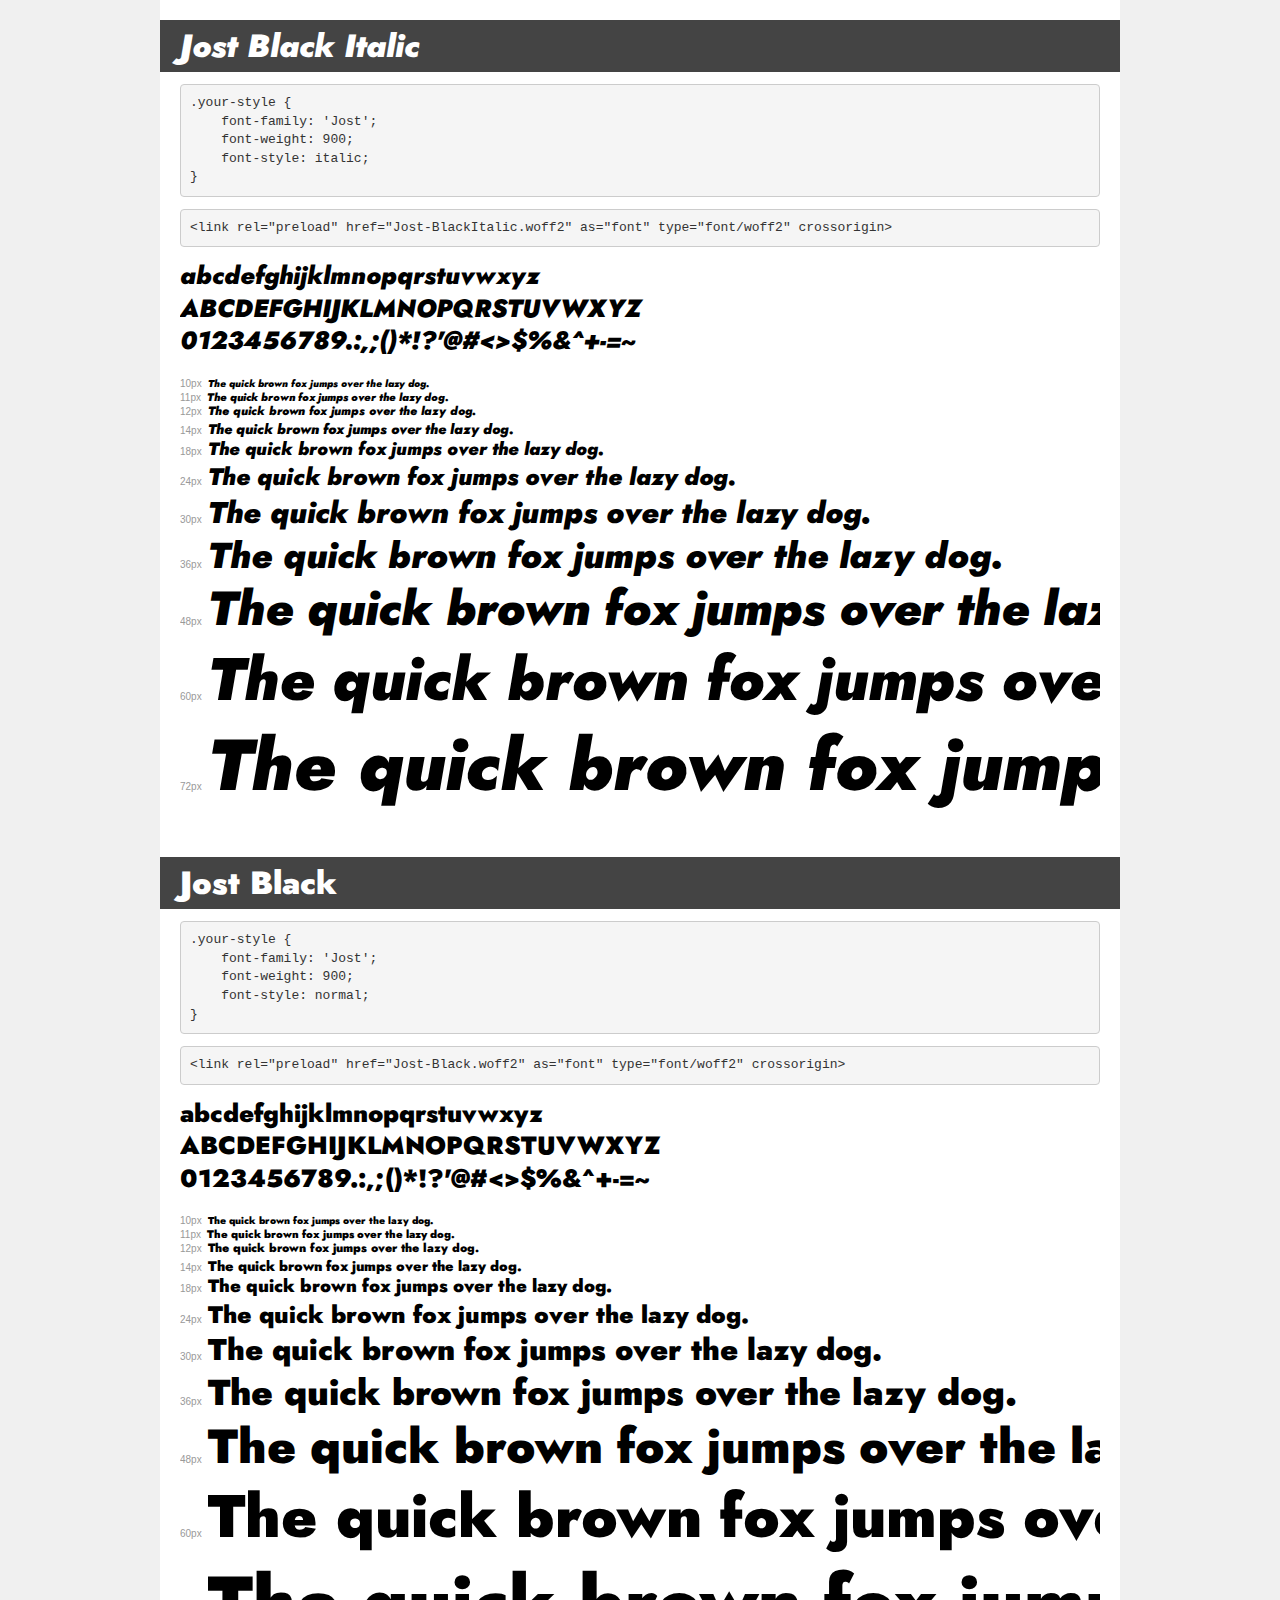
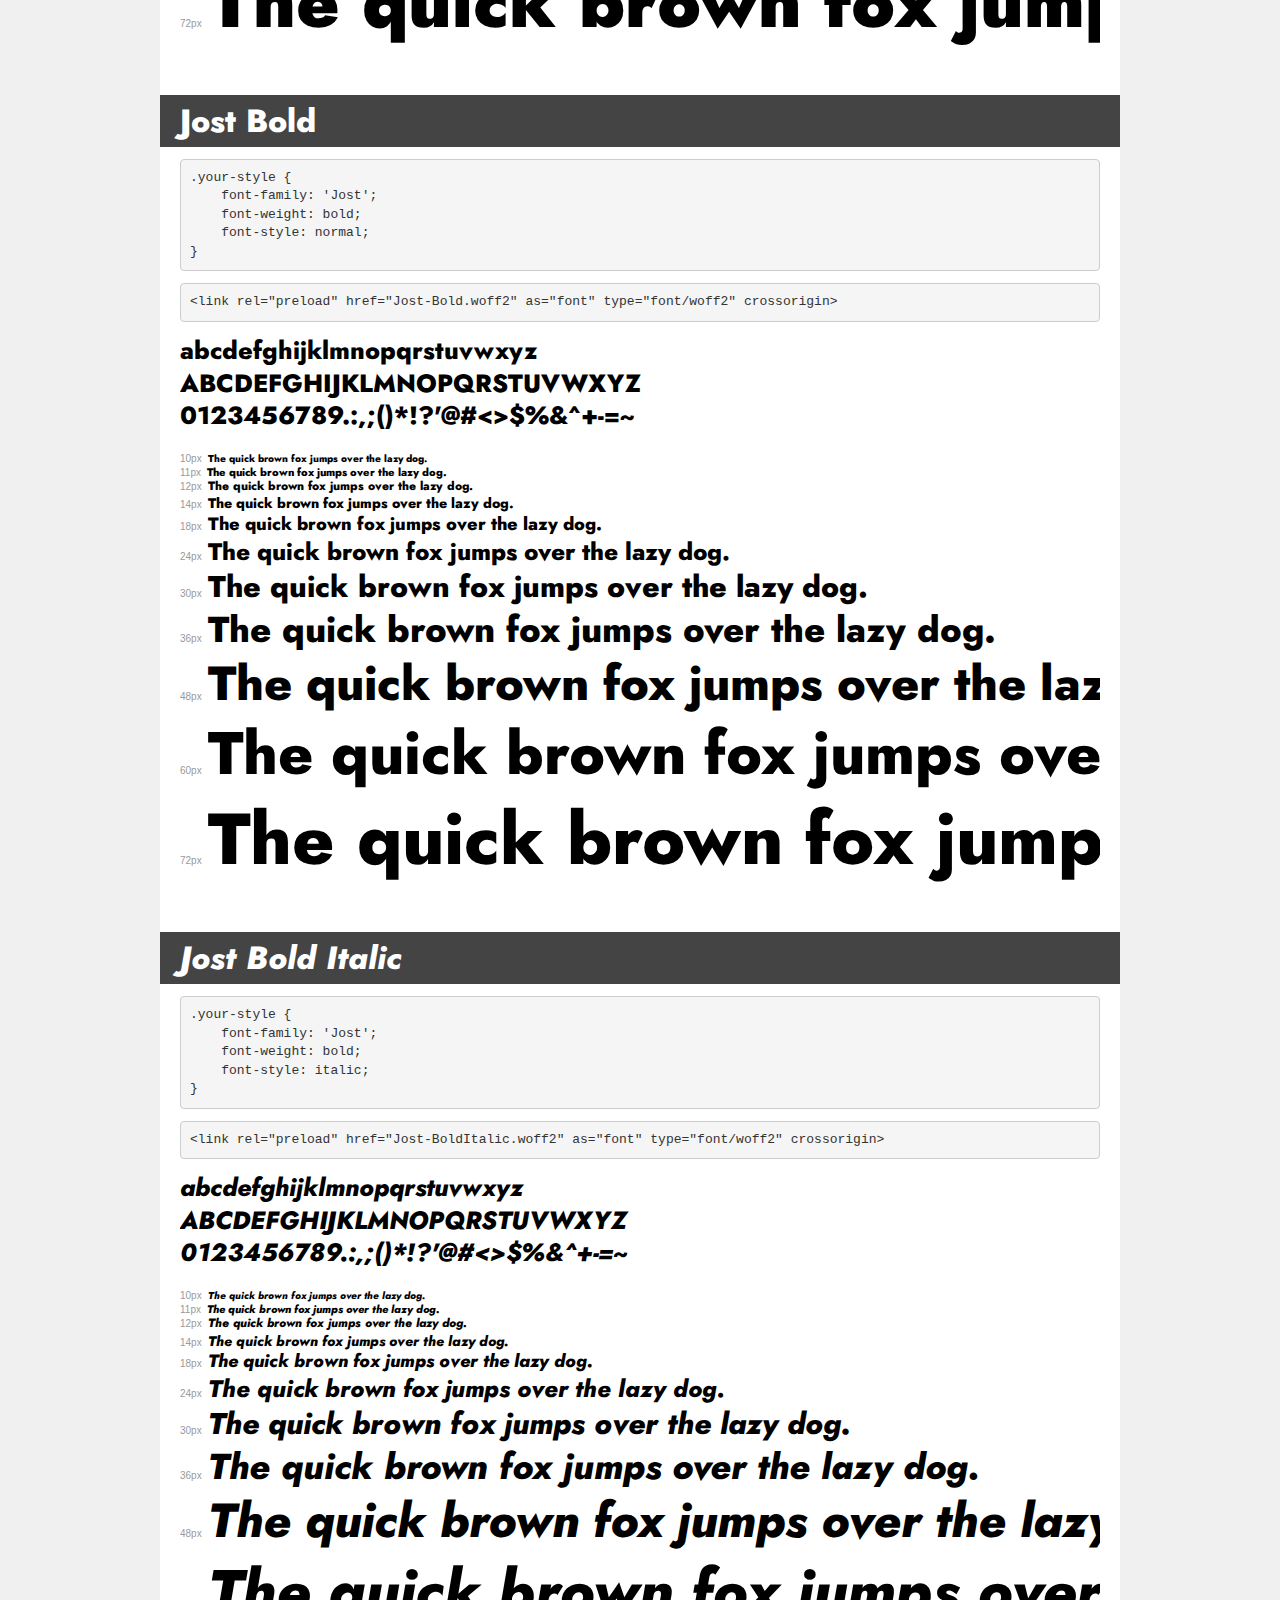
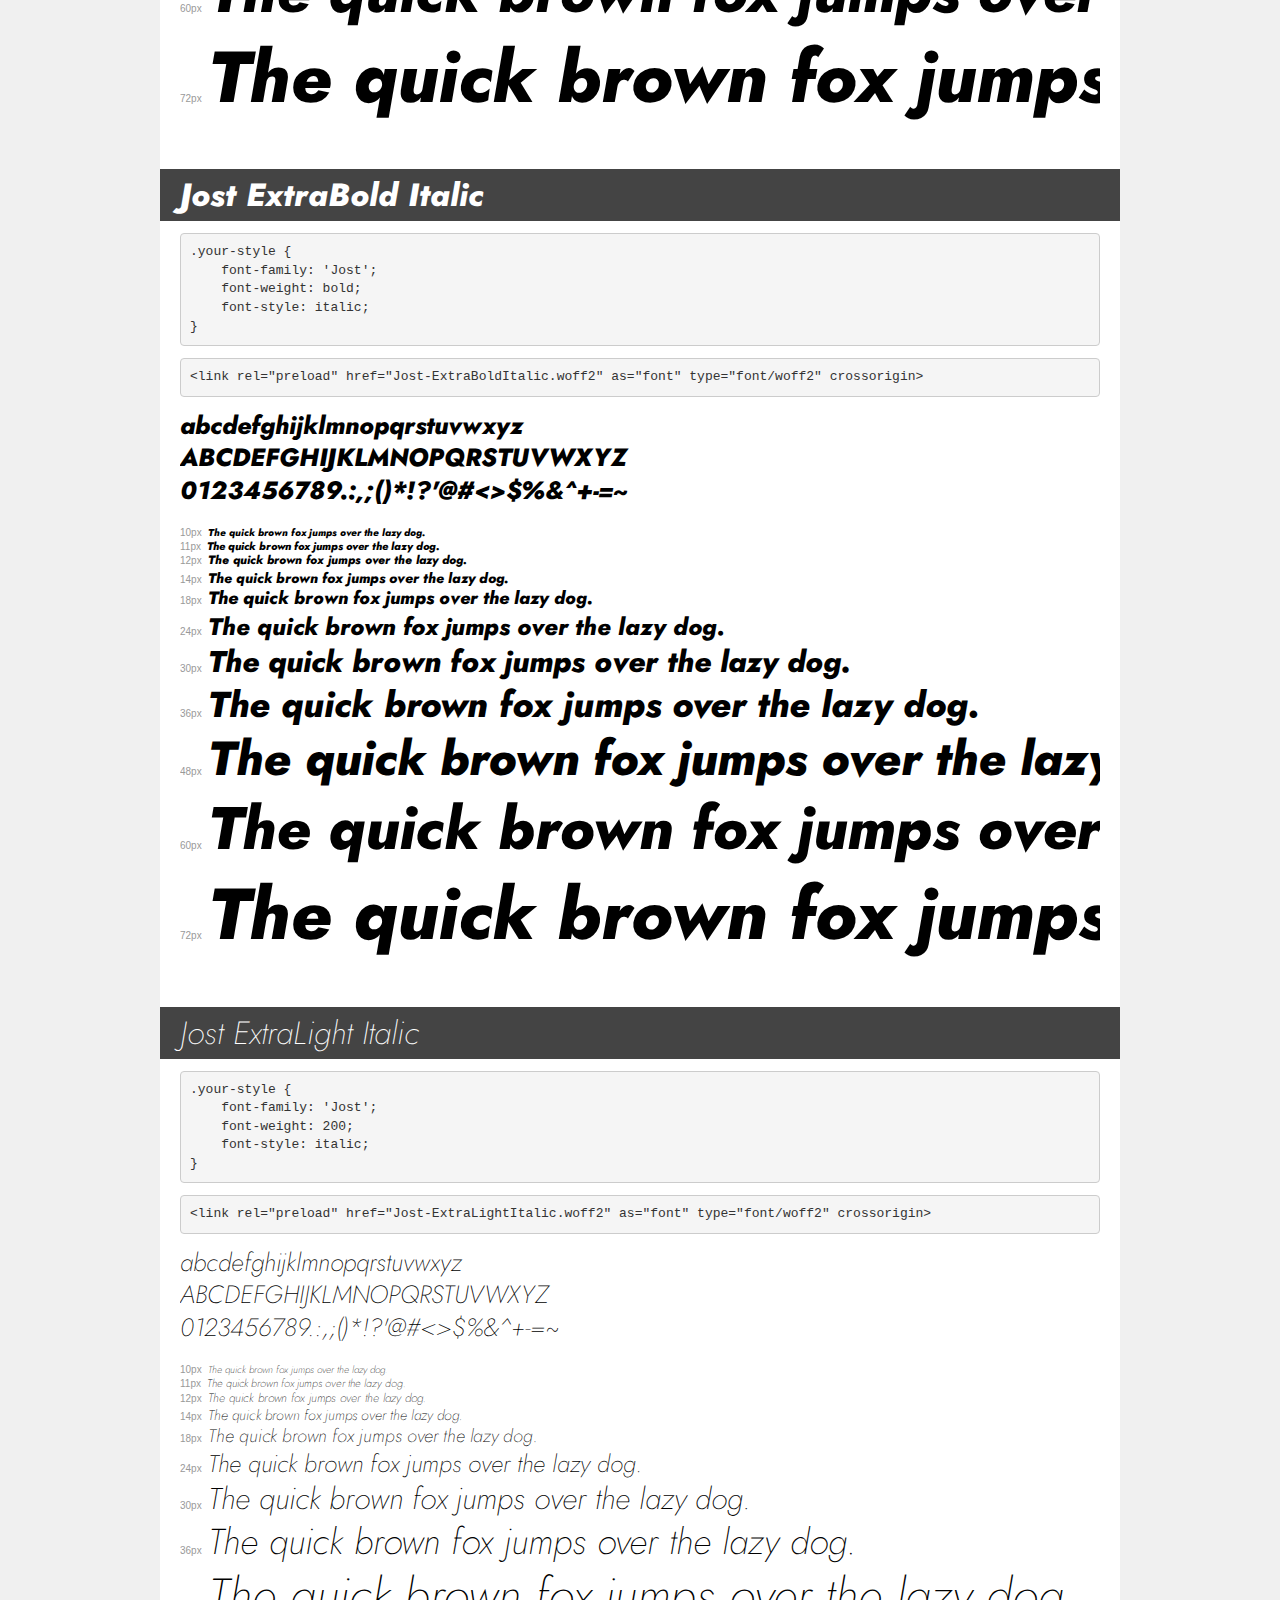
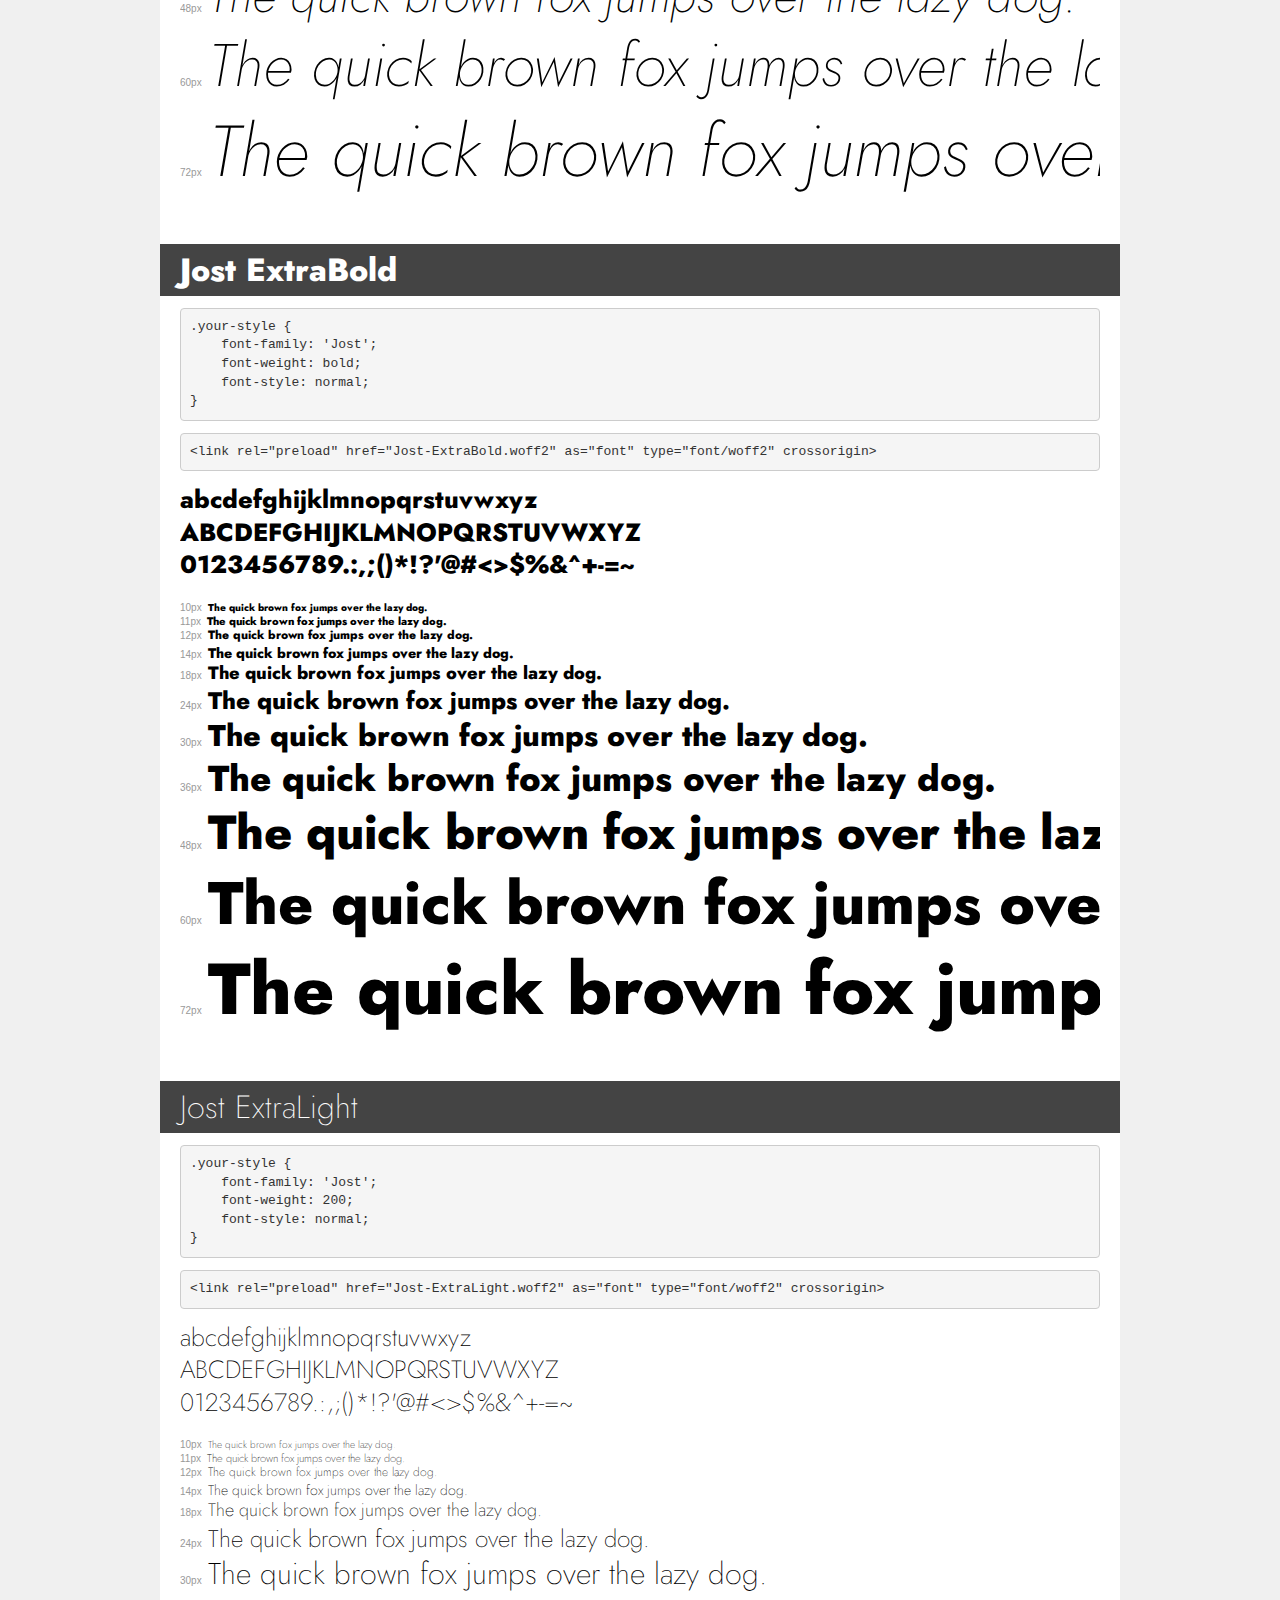
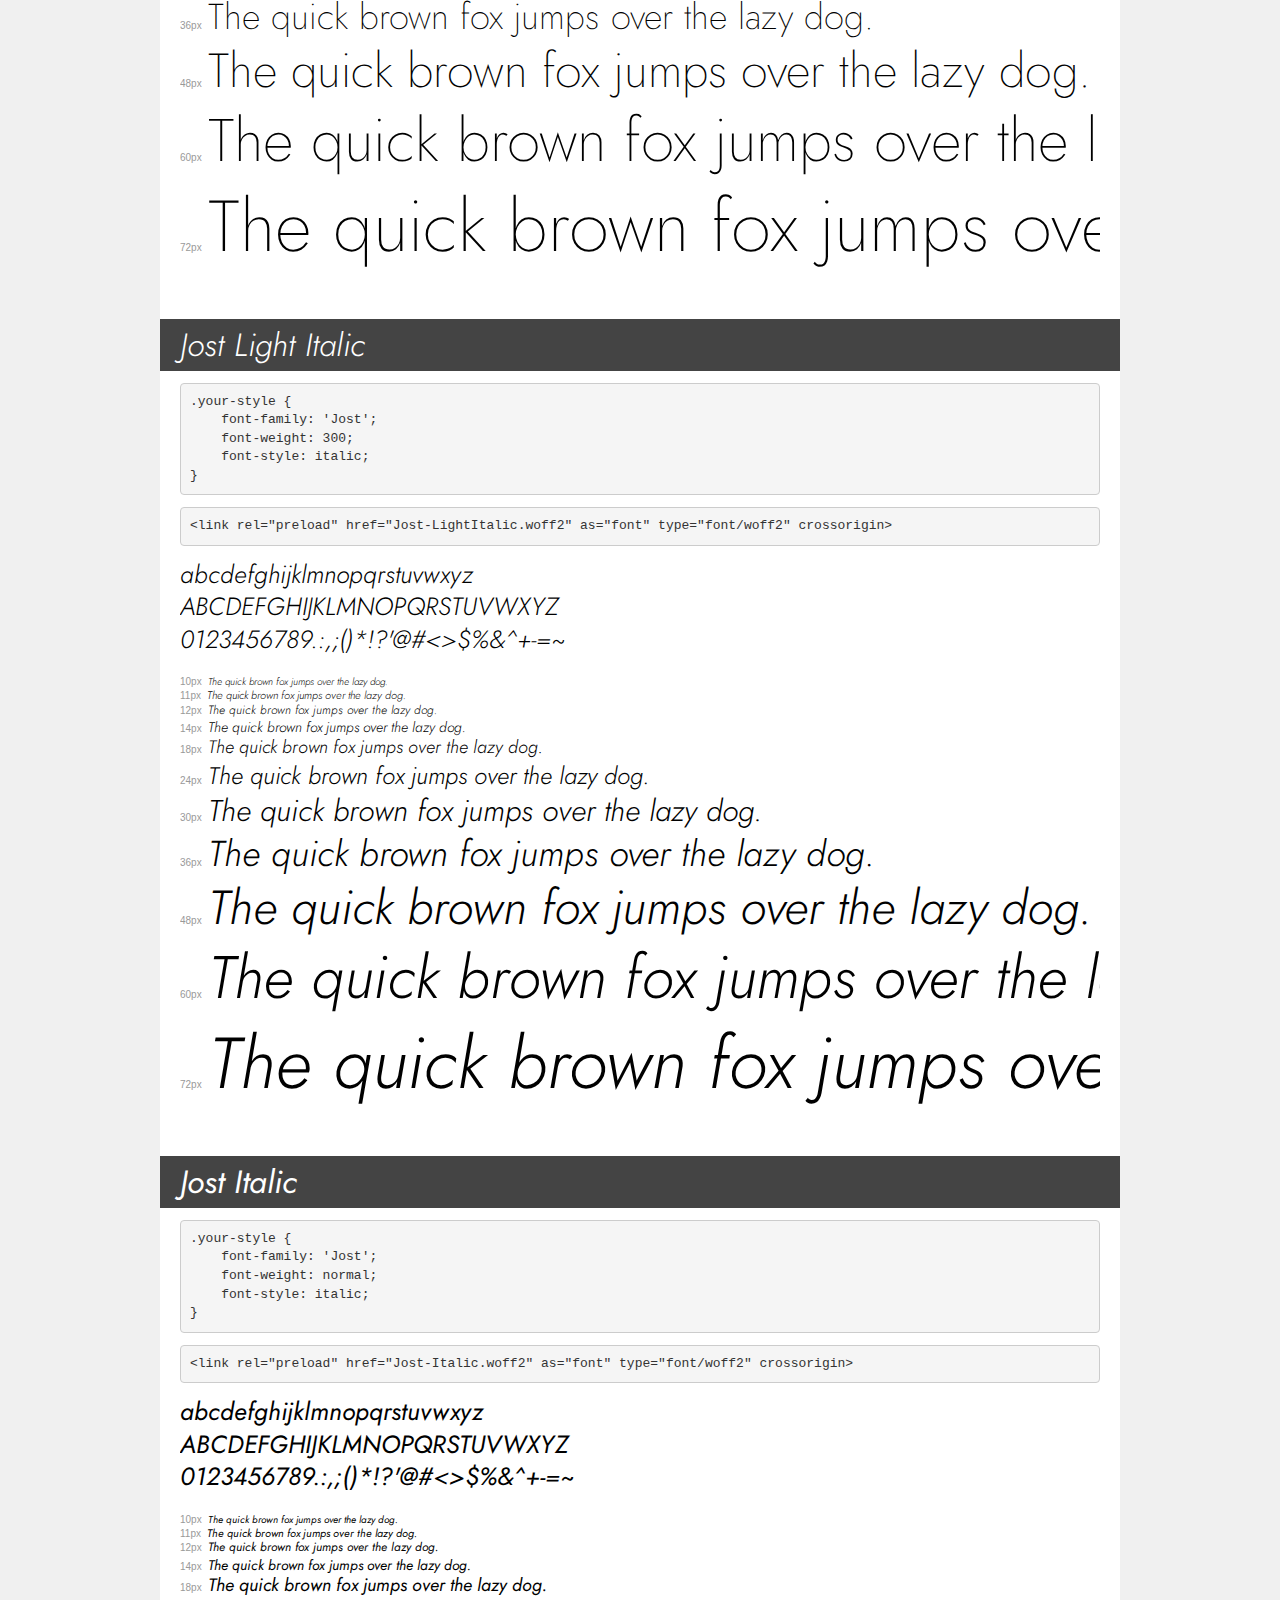
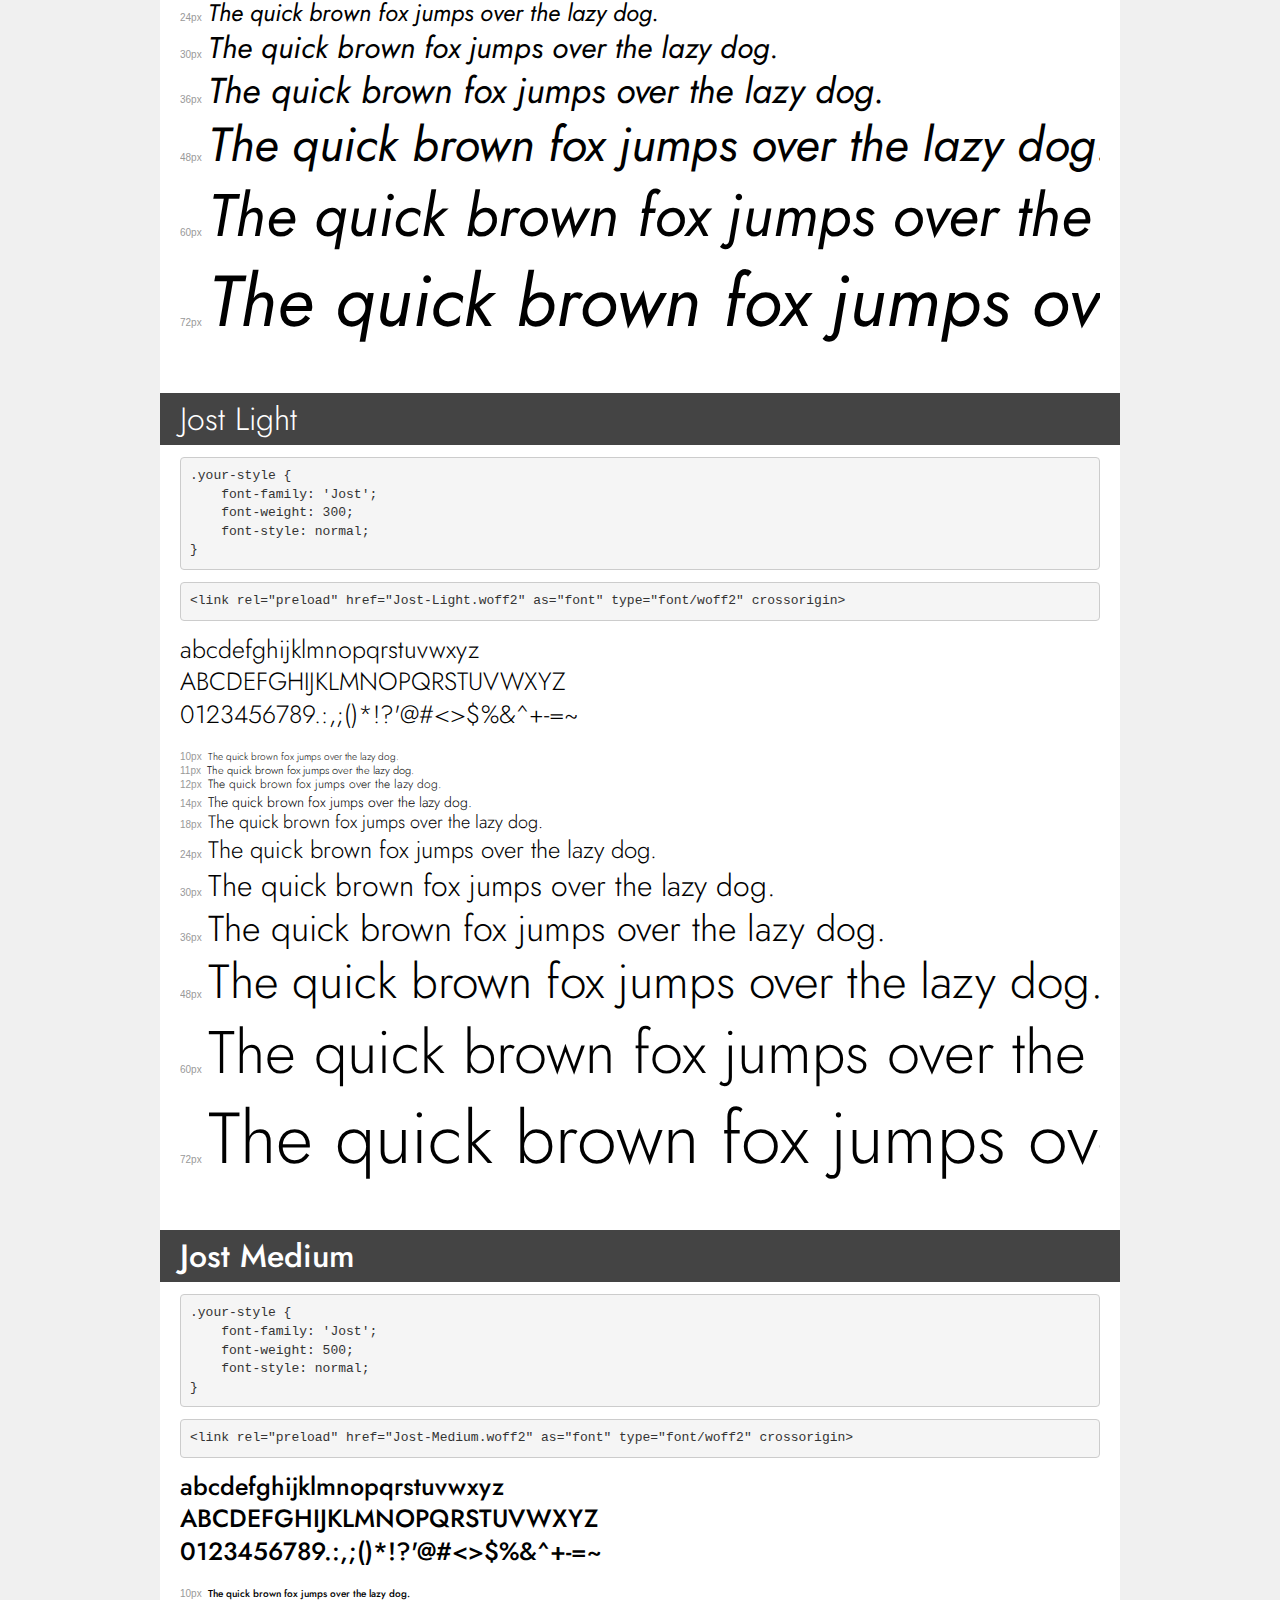
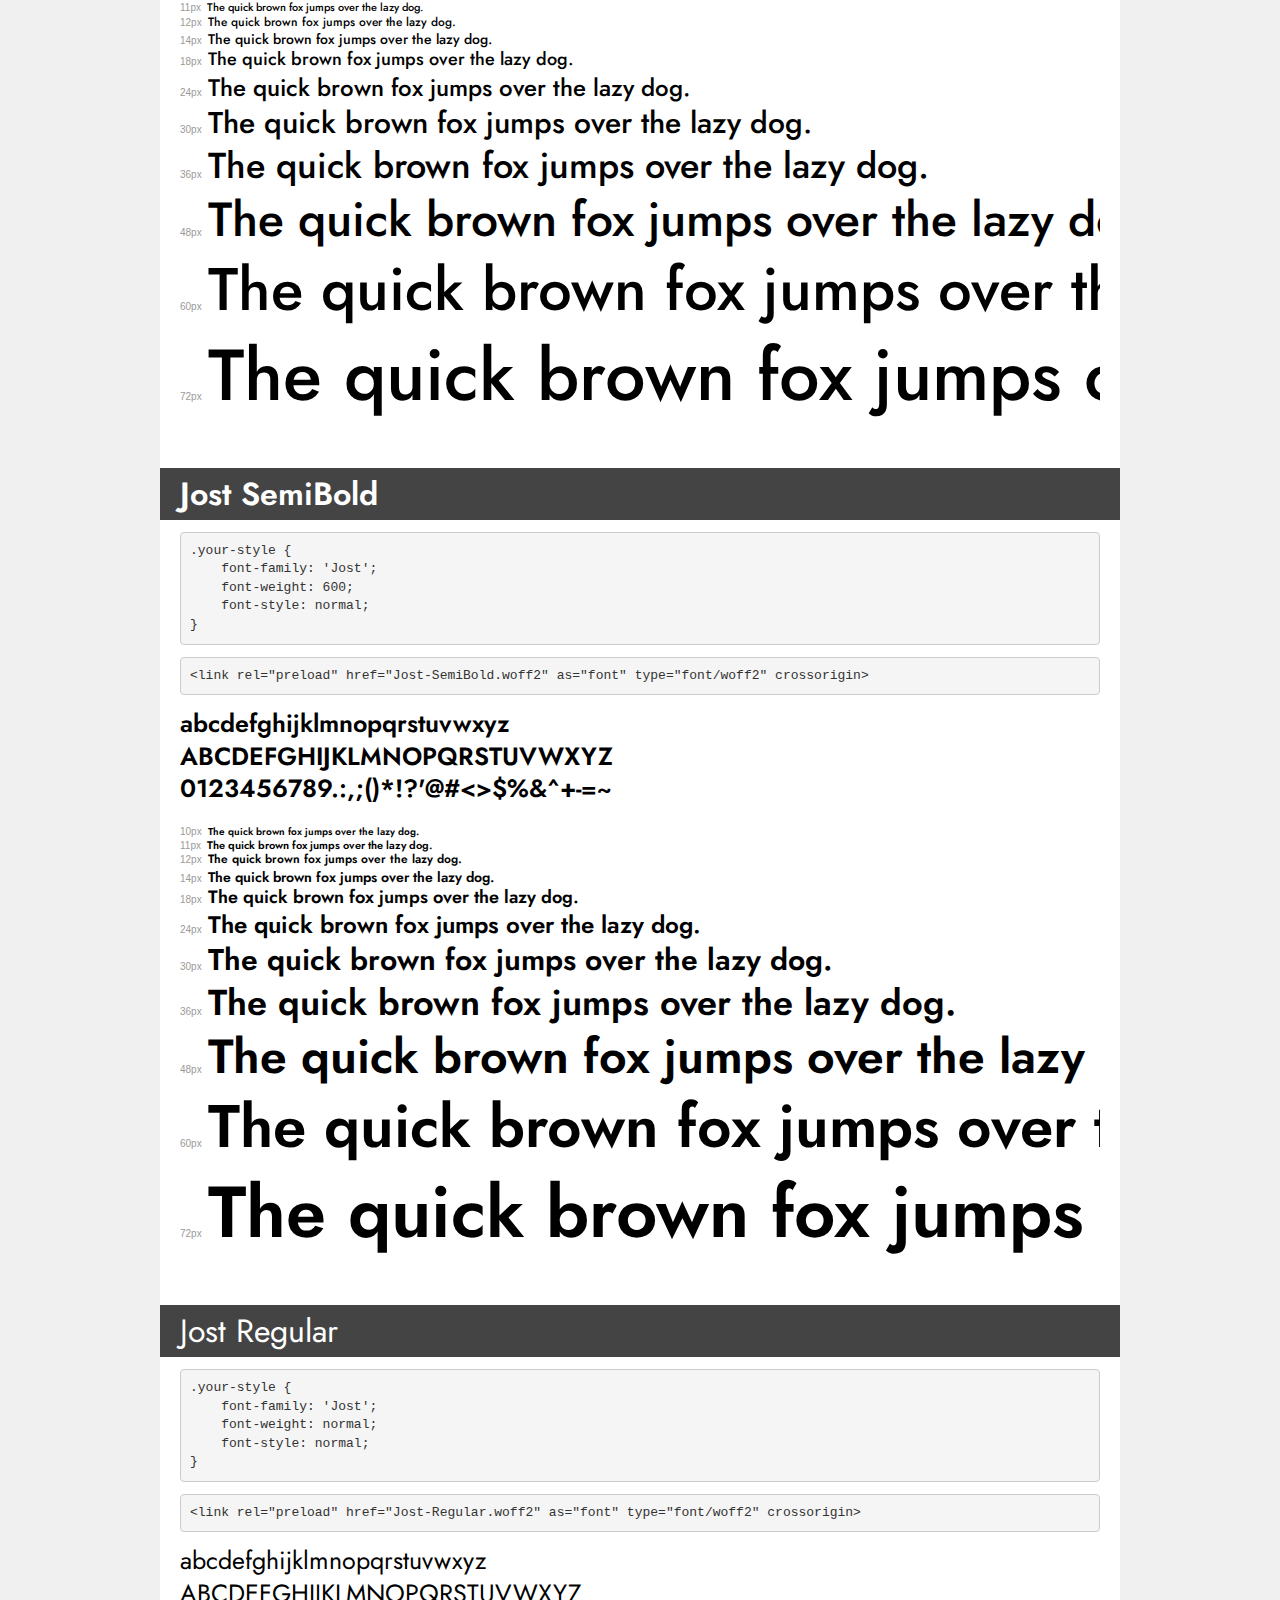
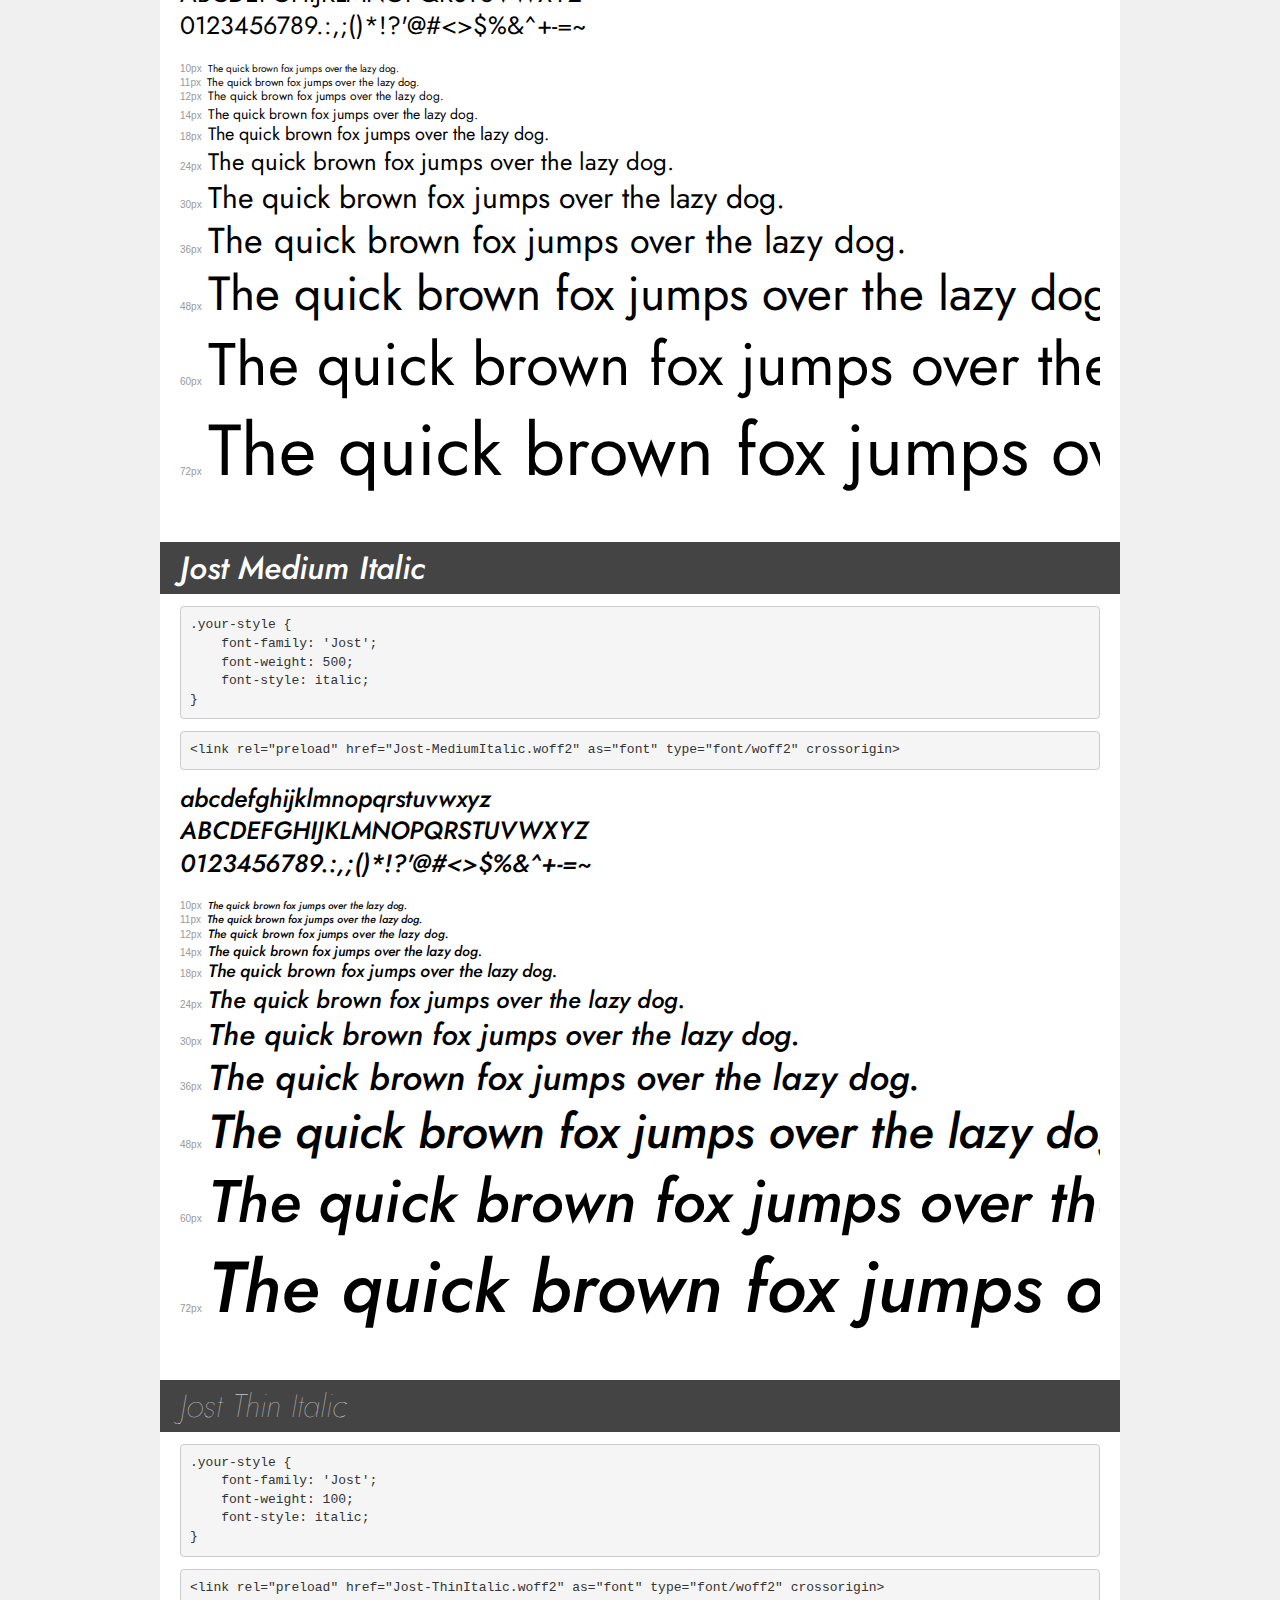
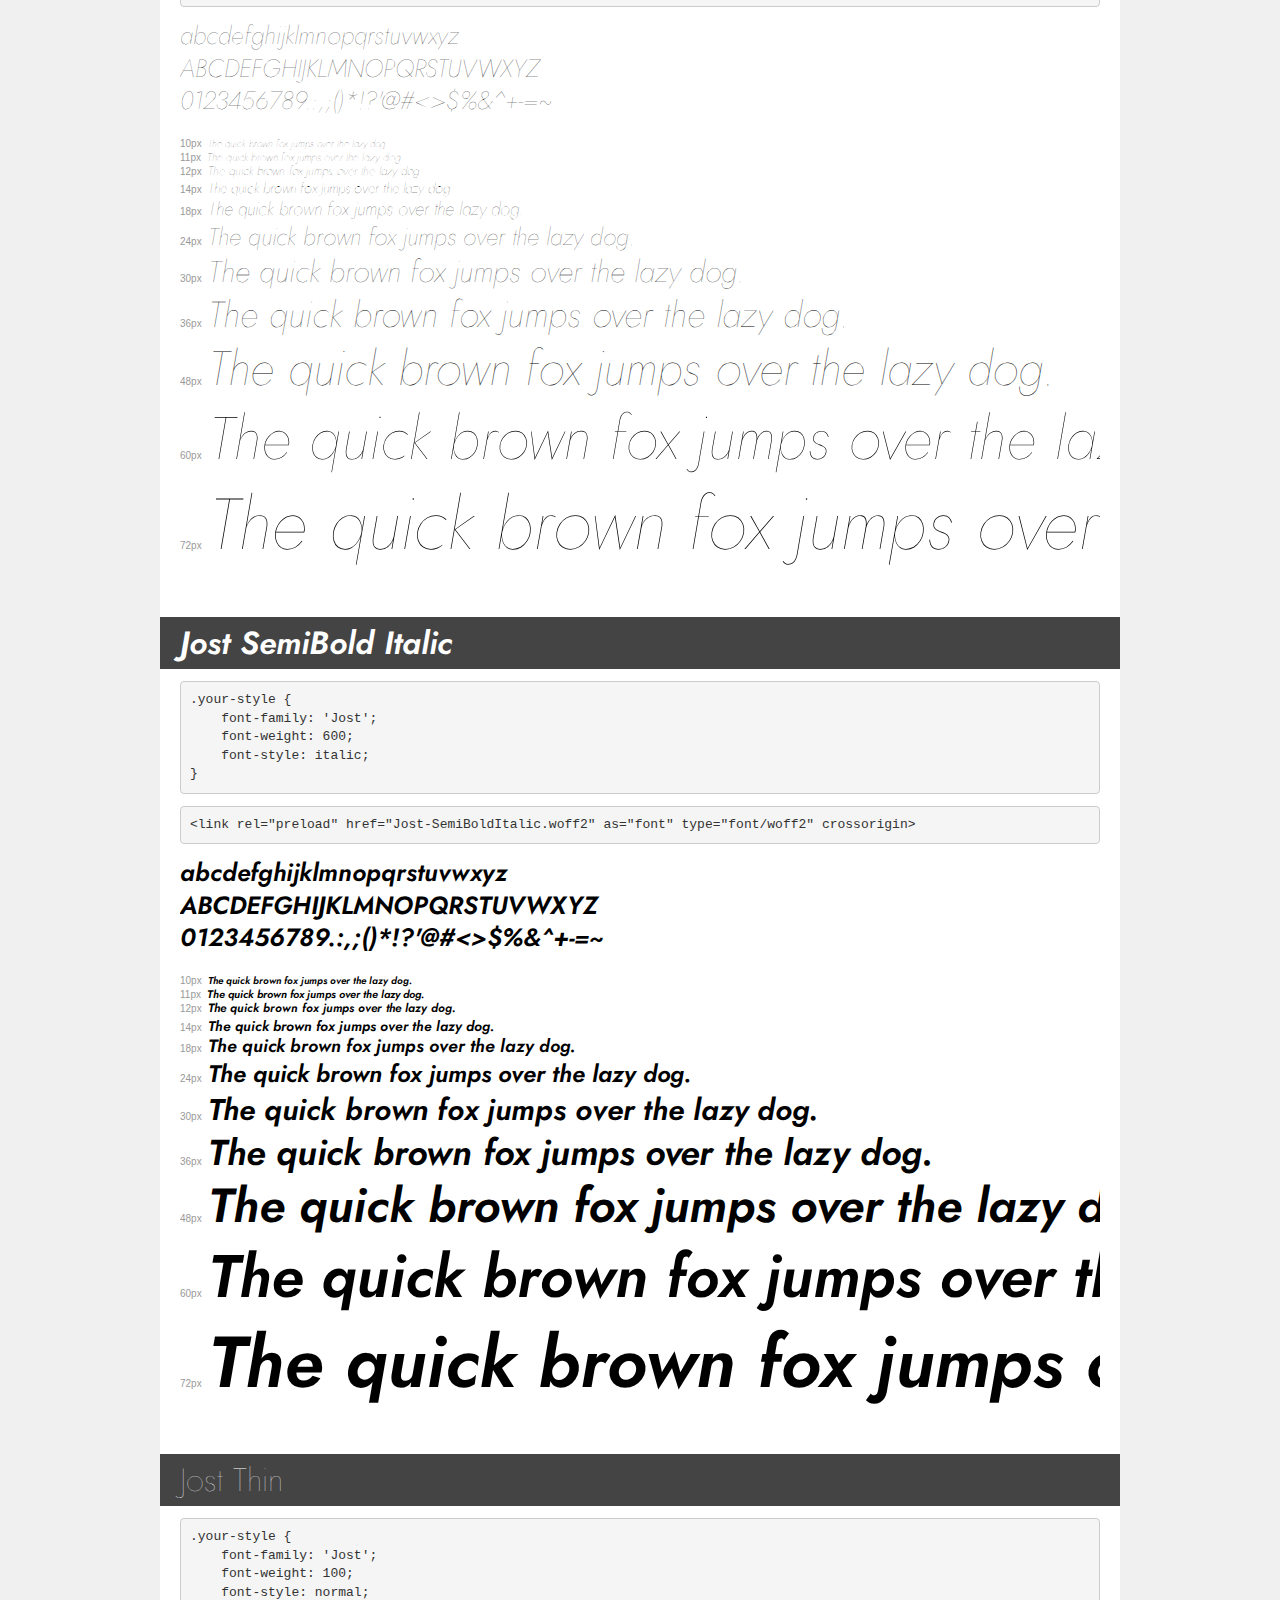
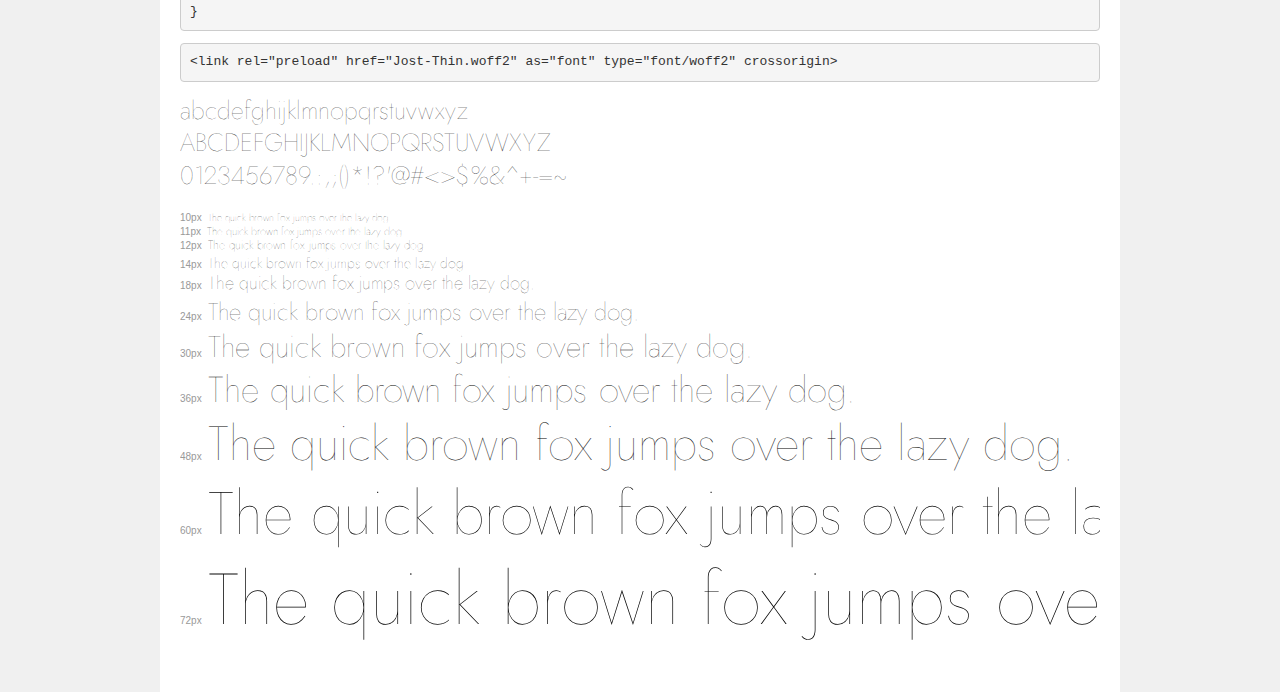
<file: fonts/demo.html>
<!DOCTYPE html>
<html lang="en">
<head>
    <meta charset="utf-8">
    <meta http-equiv="X-UA-Compatible" content="IE=edge">
    <meta name="viewport" content="width=device-width, initial-scale=1">
    <meta name="robots" content="noindex, noarchive">
    <meta name="format-detection" content="telephone=no">
    <title>Transfonter demo</title>
    <link href="stylesheet.css" rel="stylesheet">
    <style>
        /*
        http://meyerweb.com/eric/tools/css/reset/
        v2.0 | 20110126
        License: none (public domain)
        */
        html, body, div, span, applet, object, iframe,
        h1, h2, h3, h4, h5, h6, p, blockquote, pre,
        a, abbr, acronym, address, big, cite, code,
        del, dfn, em, img, ins, kbd, q, s, samp,
        small, strike, strong, sub, sup, tt, var,
        b, u, i, center,
        dl, dt, dd, ol, ul, li,
        fieldset, form, label, legend,
        table, caption, tbody, tfoot, thead, tr, th, td,
        article, aside, canvas, details, embed,
        figure, figcaption, footer, header, hgroup,
        menu, nav, output, ruby, section, summary,
        time, mark, audio, video {
            margin: 0;
            padding: 0;
            border: 0;
            font-size: 100%;
            font: inherit;
            vertical-align: baseline;
        }
        /* HTML5 display-role reset for older browsers */
        article, aside, details, figcaption, figure,
        footer, header, hgroup, menu, nav, section {
            display: block;
        }
        body {
            line-height: 1;
        }
        ol, ul {
            list-style: none;
        }
        blockquote, q {
            quotes: none;
        }
        blockquote:before, blockquote:after,
        q:before, q:after {
            content: '';
            content: none;
        }
        table {
            border-collapse: collapse;
            border-spacing: 0;
        }
        /* demo styles */
        body {
            background: #f0f0f0;
            color: #000;
        }
        .page {
            background: #fff;
            width: 920px;
            margin: 0 auto;
            padding: 20px 20px 0 20px;
            overflow: hidden;
        }
        .font-container {
            overflow-x: auto;
            overflow-y: hidden;
            margin-bottom: 40px;
            line-height: 1.3;
            white-space: nowrap;
            padding-bottom: 5px;
        }
        h1 {
            position: relative;
            background: #444;
            font-size: 32px;
            color: #fff;
            padding: 10px 20px;
            margin: 0 -20px 12px -20px;
        }
        .letters {
            font-size: 25px;
            margin-bottom: 20px;
        }
        .s10:before {
            content: '10px';
        }
        .s11:before {
            content: '11px';
        }
        .s12:before {
            content: '12px';
        }
        .s14:before {
            content: '14px';
        }
        .s18:before {
            content: '18px';
        }
        .s24:before {
            content: '24px';
        }
        .s30:before {
            content: '30px';
        }
        .s36:before {
            content: '36px';
        }
        .s48:before {
            content: '48px';
        }
        .s60:before {
            content: '60px';
        }
        .s72:before {
            content: '72px';
        }
        .s10:before, .s11:before, .s12:before, .s14:before,
        .s18:before, .s24:before, .s30:before, .s36:before,
        .s48:before, .s60:before, .s72:before {
            font-family: Arial, sans-serif;
            font-size: 10px;
            font-weight: normal;
            font-style: normal;
            color: #999;
            padding-right: 6px;
        }
        pre {
            display: block;
            padding: 9px;
            margin: 0 0 12px;
            font-family: Monaco, Menlo, Consolas, "Courier New", monospace;
            font-size: 13px;
            line-height: 1.428571429;
            color: #333;
            font-weight: normal;
            font-style: normal;
            background-color: #f5f5f5;
            border: 1px solid #ccc;
            overflow-x: auto;
            border-radius: 4px;
        }
        /* responsive */
        @media (max-width: 959px) {
            .page {
                width: auto;
                margin: 0;
            }
        }
    </style>
</head>
<body>
<div class="page">
    <div class="demo">
        <h1 style="font-family: 'Jost'; font-weight: 900; font-style: italic;">Jost Black Italic</h1>
        <pre title="Usage">.your-style {
    font-family: 'Jost';
    font-weight: 900;
    font-style: italic;
}</pre>
        <pre title="Preload (optional)">
&lt;link rel=&quot;preload&quot; href=&quot;Jost-BlackItalic.woff2&quot; as=&quot;font&quot; type=&quot;font/woff2&quot; crossorigin&gt;</pre>
        <div class="font-container" style="font-family: 'Jost'; font-weight: 900; font-style: italic;">
            <p class="letters">
                abcdefghijklmnopqrstuvwxyz<br>
ABCDEFGHIJKLMNOPQRSTUVWXYZ<br>
                0123456789.:,;()*!?'@#&lt;&gt;$%&^+-=~
            </p>
            <p class="s10" style="font-size: 10px;">The quick brown fox jumps over the lazy dog.</p>
            <p class="s11" style="font-size: 11px;">The quick brown fox jumps over the lazy dog.</p>
            <p class="s12" style="font-size: 12px;">The quick brown fox jumps over the lazy dog.</p>
            <p class="s14" style="font-size: 14px;">The quick brown fox jumps over the lazy dog.</p>
            <p class="s18" style="font-size: 18px;">The quick brown fox jumps over the lazy dog.</p>
            <p class="s24" style="font-size: 24px;">The quick brown fox jumps over the lazy dog.</p>
            <p class="s30" style="font-size: 30px;">The quick brown fox jumps over the lazy dog.</p>
            <p class="s36" style="font-size: 36px;">The quick brown fox jumps over the lazy dog.</p>
            <p class="s48" style="font-size: 48px;">The quick brown fox jumps over the lazy dog.</p>
            <p class="s60" style="font-size: 60px;">The quick brown fox jumps over the lazy dog.</p>
            <p class="s72" style="font-size: 72px;">The quick brown fox jumps over the lazy dog.</p>
        </div>
    </div>

    <div class="demo">
        <h1 style="font-family: 'Jost'; font-weight: 900; font-style: normal;">Jost Black</h1>
        <pre title="Usage">.your-style {
    font-family: 'Jost';
    font-weight: 900;
    font-style: normal;
}</pre>
        <pre title="Preload (optional)">
&lt;link rel=&quot;preload&quot; href=&quot;Jost-Black.woff2&quot; as=&quot;font&quot; type=&quot;font/woff2&quot; crossorigin&gt;</pre>
        <div class="font-container" style="font-family: 'Jost'; font-weight: 900; font-style: normal;">
            <p class="letters">
                abcdefghijklmnopqrstuvwxyz<br>
ABCDEFGHIJKLMNOPQRSTUVWXYZ<br>
                0123456789.:,;()*!?'@#&lt;&gt;$%&^+-=~
            </p>
            <p class="s10" style="font-size: 10px;">The quick brown fox jumps over the lazy dog.</p>
            <p class="s11" style="font-size: 11px;">The quick brown fox jumps over the lazy dog.</p>
            <p class="s12" style="font-size: 12px;">The quick brown fox jumps over the lazy dog.</p>
            <p class="s14" style="font-size: 14px;">The quick brown fox jumps over the lazy dog.</p>
            <p class="s18" style="font-size: 18px;">The quick brown fox jumps over the lazy dog.</p>
            <p class="s24" style="font-size: 24px;">The quick brown fox jumps over the lazy dog.</p>
            <p class="s30" style="font-size: 30px;">The quick brown fox jumps over the lazy dog.</p>
            <p class="s36" style="font-size: 36px;">The quick brown fox jumps over the lazy dog.</p>
            <p class="s48" style="font-size: 48px;">The quick brown fox jumps over the lazy dog.</p>
            <p class="s60" style="font-size: 60px;">The quick brown fox jumps over the lazy dog.</p>
            <p class="s72" style="font-size: 72px;">The quick brown fox jumps over the lazy dog.</p>
        </div>
    </div>

    <div class="demo">
        <h1 style="font-family: 'Jost'; font-weight: bold; font-style: normal;">Jost Bold</h1>
        <pre title="Usage">.your-style {
    font-family: 'Jost';
    font-weight: bold;
    font-style: normal;
}</pre>
        <pre title="Preload (optional)">
&lt;link rel=&quot;preload&quot; href=&quot;Jost-Bold.woff2&quot; as=&quot;font&quot; type=&quot;font/woff2&quot; crossorigin&gt;</pre>
        <div class="font-container" style="font-family: 'Jost'; font-weight: bold; font-style: normal;">
            <p class="letters">
                abcdefghijklmnopqrstuvwxyz<br>
ABCDEFGHIJKLMNOPQRSTUVWXYZ<br>
                0123456789.:,;()*!?'@#&lt;&gt;$%&^+-=~
            </p>
            <p class="s10" style="font-size: 10px;">The quick brown fox jumps over the lazy dog.</p>
            <p class="s11" style="font-size: 11px;">The quick brown fox jumps over the lazy dog.</p>
            <p class="s12" style="font-size: 12px;">The quick brown fox jumps over the lazy dog.</p>
            <p class="s14" style="font-size: 14px;">The quick brown fox jumps over the lazy dog.</p>
            <p class="s18" style="font-size: 18px;">The quick brown fox jumps over the lazy dog.</p>
            <p class="s24" style="font-size: 24px;">The quick brown fox jumps over the lazy dog.</p>
            <p class="s30" style="font-size: 30px;">The quick brown fox jumps over the lazy dog.</p>
            <p class="s36" style="font-size: 36px;">The quick brown fox jumps over the lazy dog.</p>
            <p class="s48" style="font-size: 48px;">The quick brown fox jumps over the lazy dog.</p>
            <p class="s60" style="font-size: 60px;">The quick brown fox jumps over the lazy dog.</p>
            <p class="s72" style="font-size: 72px;">The quick brown fox jumps over the lazy dog.</p>
        </div>
    </div>

    <div class="demo">
        <h1 style="font-family: 'Jost'; font-weight: bold; font-style: italic;">Jost Bold Italic</h1>
        <pre title="Usage">.your-style {
    font-family: 'Jost';
    font-weight: bold;
    font-style: italic;
}</pre>
        <pre title="Preload (optional)">
&lt;link rel=&quot;preload&quot; href=&quot;Jost-BoldItalic.woff2&quot; as=&quot;font&quot; type=&quot;font/woff2&quot; crossorigin&gt;</pre>
        <div class="font-container" style="font-family: 'Jost'; font-weight: bold; font-style: italic;">
            <p class="letters">
                abcdefghijklmnopqrstuvwxyz<br>
ABCDEFGHIJKLMNOPQRSTUVWXYZ<br>
                0123456789.:,;()*!?'@#&lt;&gt;$%&^+-=~
            </p>
            <p class="s10" style="font-size: 10px;">The quick brown fox jumps over the lazy dog.</p>
            <p class="s11" style="font-size: 11px;">The quick brown fox jumps over the lazy dog.</p>
            <p class="s12" style="font-size: 12px;">The quick brown fox jumps over the lazy dog.</p>
            <p class="s14" style="font-size: 14px;">The quick brown fox jumps over the lazy dog.</p>
            <p class="s18" style="font-size: 18px;">The quick brown fox jumps over the lazy dog.</p>
            <p class="s24" style="font-size: 24px;">The quick brown fox jumps over the lazy dog.</p>
            <p class="s30" style="font-size: 30px;">The quick brown fox jumps over the lazy dog.</p>
            <p class="s36" style="font-size: 36px;">The quick brown fox jumps over the lazy dog.</p>
            <p class="s48" style="font-size: 48px;">The quick brown fox jumps over the lazy dog.</p>
            <p class="s60" style="font-size: 60px;">The quick brown fox jumps over the lazy dog.</p>
            <p class="s72" style="font-size: 72px;">The quick brown fox jumps over the lazy dog.</p>
        </div>
    </div>

    <div class="demo">
        <h1 style="font-family: 'Jost'; font-weight: bold; font-style: italic;">Jost ExtraBold Italic</h1>
        <pre title="Usage">.your-style {
    font-family: 'Jost';
    font-weight: bold;
    font-style: italic;
}</pre>
        <pre title="Preload (optional)">
&lt;link rel=&quot;preload&quot; href=&quot;Jost-ExtraBoldItalic.woff2&quot; as=&quot;font&quot; type=&quot;font/woff2&quot; crossorigin&gt;</pre>
        <div class="font-container" style="font-family: 'Jost'; font-weight: bold; font-style: italic;">
            <p class="letters">
                abcdefghijklmnopqrstuvwxyz<br>
ABCDEFGHIJKLMNOPQRSTUVWXYZ<br>
                0123456789.:,;()*!?'@#&lt;&gt;$%&^+-=~
            </p>
            <p class="s10" style="font-size: 10px;">The quick brown fox jumps over the lazy dog.</p>
            <p class="s11" style="font-size: 11px;">The quick brown fox jumps over the lazy dog.</p>
            <p class="s12" style="font-size: 12px;">The quick brown fox jumps over the lazy dog.</p>
            <p class="s14" style="font-size: 14px;">The quick brown fox jumps over the lazy dog.</p>
            <p class="s18" style="font-size: 18px;">The quick brown fox jumps over the lazy dog.</p>
            <p class="s24" style="font-size: 24px;">The quick brown fox jumps over the lazy dog.</p>
            <p class="s30" style="font-size: 30px;">The quick brown fox jumps over the lazy dog.</p>
            <p class="s36" style="font-size: 36px;">The quick brown fox jumps over the lazy dog.</p>
            <p class="s48" style="font-size: 48px;">The quick brown fox jumps over the lazy dog.</p>
            <p class="s60" style="font-size: 60px;">The quick brown fox jumps over the lazy dog.</p>
            <p class="s72" style="font-size: 72px;">The quick brown fox jumps over the lazy dog.</p>
        </div>
    </div>

    <div class="demo">
        <h1 style="font-family: 'Jost'; font-weight: 200; font-style: italic;">Jost ExtraLight Italic</h1>
        <pre title="Usage">.your-style {
    font-family: 'Jost';
    font-weight: 200;
    font-style: italic;
}</pre>
        <pre title="Preload (optional)">
&lt;link rel=&quot;preload&quot; href=&quot;Jost-ExtraLightItalic.woff2&quot; as=&quot;font&quot; type=&quot;font/woff2&quot; crossorigin&gt;</pre>
        <div class="font-container" style="font-family: 'Jost'; font-weight: 200; font-style: italic;">
            <p class="letters">
                abcdefghijklmnopqrstuvwxyz<br>
ABCDEFGHIJKLMNOPQRSTUVWXYZ<br>
                0123456789.:,;()*!?'@#&lt;&gt;$%&^+-=~
            </p>
            <p class="s10" style="font-size: 10px;">The quick brown fox jumps over the lazy dog.</p>
            <p class="s11" style="font-size: 11px;">The quick brown fox jumps over the lazy dog.</p>
            <p class="s12" style="font-size: 12px;">The quick brown fox jumps over the lazy dog.</p>
            <p class="s14" style="font-size: 14px;">The quick brown fox jumps over the lazy dog.</p>
            <p class="s18" style="font-size: 18px;">The quick brown fox jumps over the lazy dog.</p>
            <p class="s24" style="font-size: 24px;">The quick brown fox jumps over the lazy dog.</p>
            <p class="s30" style="font-size: 30px;">The quick brown fox jumps over the lazy dog.</p>
            <p class="s36" style="font-size: 36px;">The quick brown fox jumps over the lazy dog.</p>
            <p class="s48" style="font-size: 48px;">The quick brown fox jumps over the lazy dog.</p>
            <p class="s60" style="font-size: 60px;">The quick brown fox jumps over the lazy dog.</p>
            <p class="s72" style="font-size: 72px;">The quick brown fox jumps over the lazy dog.</p>
        </div>
    </div>

    <div class="demo">
        <h1 style="font-family: 'Jost'; font-weight: bold; font-style: normal;">Jost ExtraBold</h1>
        <pre title="Usage">.your-style {
    font-family: 'Jost';
    font-weight: bold;
    font-style: normal;
}</pre>
        <pre title="Preload (optional)">
&lt;link rel=&quot;preload&quot; href=&quot;Jost-ExtraBold.woff2&quot; as=&quot;font&quot; type=&quot;font/woff2&quot; crossorigin&gt;</pre>
        <div class="font-container" style="font-family: 'Jost'; font-weight: bold; font-style: normal;">
            <p class="letters">
                abcdefghijklmnopqrstuvwxyz<br>
ABCDEFGHIJKLMNOPQRSTUVWXYZ<br>
                0123456789.:,;()*!?'@#&lt;&gt;$%&^+-=~
            </p>
            <p class="s10" style="font-size: 10px;">The quick brown fox jumps over the lazy dog.</p>
            <p class="s11" style="font-size: 11px;">The quick brown fox jumps over the lazy dog.</p>
            <p class="s12" style="font-size: 12px;">The quick brown fox jumps over the lazy dog.</p>
            <p class="s14" style="font-size: 14px;">The quick brown fox jumps over the lazy dog.</p>
            <p class="s18" style="font-size: 18px;">The quick brown fox jumps over the lazy dog.</p>
            <p class="s24" style="font-size: 24px;">The quick brown fox jumps over the lazy dog.</p>
            <p class="s30" style="font-size: 30px;">The quick brown fox jumps over the lazy dog.</p>
            <p class="s36" style="font-size: 36px;">The quick brown fox jumps over the lazy dog.</p>
            <p class="s48" style="font-size: 48px;">The quick brown fox jumps over the lazy dog.</p>
            <p class="s60" style="font-size: 60px;">The quick brown fox jumps over the lazy dog.</p>
            <p class="s72" style="font-size: 72px;">The quick brown fox jumps over the lazy dog.</p>
        </div>
    </div>

    <div class="demo">
        <h1 style="font-family: 'Jost'; font-weight: 200; font-style: normal;">Jost ExtraLight</h1>
        <pre title="Usage">.your-style {
    font-family: 'Jost';
    font-weight: 200;
    font-style: normal;
}</pre>
        <pre title="Preload (optional)">
&lt;link rel=&quot;preload&quot; href=&quot;Jost-ExtraLight.woff2&quot; as=&quot;font&quot; type=&quot;font/woff2&quot; crossorigin&gt;</pre>
        <div class="font-container" style="font-family: 'Jost'; font-weight: 200; font-style: normal;">
            <p class="letters">
                abcdefghijklmnopqrstuvwxyz<br>
ABCDEFGHIJKLMNOPQRSTUVWXYZ<br>
                0123456789.:,;()*!?'@#&lt;&gt;$%&^+-=~
            </p>
            <p class="s10" style="font-size: 10px;">The quick brown fox jumps over the lazy dog.</p>
            <p class="s11" style="font-size: 11px;">The quick brown fox jumps over the lazy dog.</p>
            <p class="s12" style="font-size: 12px;">The quick brown fox jumps over the lazy dog.</p>
            <p class="s14" style="font-size: 14px;">The quick brown fox jumps over the lazy dog.</p>
            <p class="s18" style="font-size: 18px;">The quick brown fox jumps over the lazy dog.</p>
            <p class="s24" style="font-size: 24px;">The quick brown fox jumps over the lazy dog.</p>
            <p class="s30" style="font-size: 30px;">The quick brown fox jumps over the lazy dog.</p>
            <p class="s36" style="font-size: 36px;">The quick brown fox jumps over the lazy dog.</p>
            <p class="s48" style="font-size: 48px;">The quick brown fox jumps over the lazy dog.</p>
            <p class="s60" style="font-size: 60px;">The quick brown fox jumps over the lazy dog.</p>
            <p class="s72" style="font-size: 72px;">The quick brown fox jumps over the lazy dog.</p>
        </div>
    </div>

    <div class="demo">
        <h1 style="font-family: 'Jost'; font-weight: 300; font-style: italic;">Jost Light Italic</h1>
        <pre title="Usage">.your-style {
    font-family: 'Jost';
    font-weight: 300;
    font-style: italic;
}</pre>
        <pre title="Preload (optional)">
&lt;link rel=&quot;preload&quot; href=&quot;Jost-LightItalic.woff2&quot; as=&quot;font&quot; type=&quot;font/woff2&quot; crossorigin&gt;</pre>
        <div class="font-container" style="font-family: 'Jost'; font-weight: 300; font-style: italic;">
            <p class="letters">
                abcdefghijklmnopqrstuvwxyz<br>
ABCDEFGHIJKLMNOPQRSTUVWXYZ<br>
                0123456789.:,;()*!?'@#&lt;&gt;$%&^+-=~
            </p>
            <p class="s10" style="font-size: 10px;">The quick brown fox jumps over the lazy dog.</p>
            <p class="s11" style="font-size: 11px;">The quick brown fox jumps over the lazy dog.</p>
            <p class="s12" style="font-size: 12px;">The quick brown fox jumps over the lazy dog.</p>
            <p class="s14" style="font-size: 14px;">The quick brown fox jumps over the lazy dog.</p>
            <p class="s18" style="font-size: 18px;">The quick brown fox jumps over the lazy dog.</p>
            <p class="s24" style="font-size: 24px;">The quick brown fox jumps over the lazy dog.</p>
            <p class="s30" style="font-size: 30px;">The quick brown fox jumps over the lazy dog.</p>
            <p class="s36" style="font-size: 36px;">The quick brown fox jumps over the lazy dog.</p>
            <p class="s48" style="font-size: 48px;">The quick brown fox jumps over the lazy dog.</p>
            <p class="s60" style="font-size: 60px;">The quick brown fox jumps over the lazy dog.</p>
            <p class="s72" style="font-size: 72px;">The quick brown fox jumps over the lazy dog.</p>
        </div>
    </div>

    <div class="demo">
        <h1 style="font-family: 'Jost'; font-weight: normal; font-style: italic;">Jost Italic</h1>
        <pre title="Usage">.your-style {
    font-family: 'Jost';
    font-weight: normal;
    font-style: italic;
}</pre>
        <pre title="Preload (optional)">
&lt;link rel=&quot;preload&quot; href=&quot;Jost-Italic.woff2&quot; as=&quot;font&quot; type=&quot;font/woff2&quot; crossorigin&gt;</pre>
        <div class="font-container" style="font-family: 'Jost'; font-weight: normal; font-style: italic;">
            <p class="letters">
                abcdefghijklmnopqrstuvwxyz<br>
ABCDEFGHIJKLMNOPQRSTUVWXYZ<br>
                0123456789.:,;()*!?'@#&lt;&gt;$%&^+-=~
            </p>
            <p class="s10" style="font-size: 10px;">The quick brown fox jumps over the lazy dog.</p>
            <p class="s11" style="font-size: 11px;">The quick brown fox jumps over the lazy dog.</p>
            <p class="s12" style="font-size: 12px;">The quick brown fox jumps over the lazy dog.</p>
            <p class="s14" style="font-size: 14px;">The quick brown fox jumps over the lazy dog.</p>
            <p class="s18" style="font-size: 18px;">The quick brown fox jumps over the lazy dog.</p>
            <p class="s24" style="font-size: 24px;">The quick brown fox jumps over the lazy dog.</p>
            <p class="s30" style="font-size: 30px;">The quick brown fox jumps over the lazy dog.</p>
            <p class="s36" style="font-size: 36px;">The quick brown fox jumps over the lazy dog.</p>
            <p class="s48" style="font-size: 48px;">The quick brown fox jumps over the lazy dog.</p>
            <p class="s60" style="font-size: 60px;">The quick brown fox jumps over the lazy dog.</p>
            <p class="s72" style="font-size: 72px;">The quick brown fox jumps over the lazy dog.</p>
        </div>
    </div>

    <div class="demo">
        <h1 style="font-family: 'Jost'; font-weight: 300; font-style: normal;">Jost Light</h1>
        <pre title="Usage">.your-style {
    font-family: 'Jost';
    font-weight: 300;
    font-style: normal;
}</pre>
        <pre title="Preload (optional)">
&lt;link rel=&quot;preload&quot; href=&quot;Jost-Light.woff2&quot; as=&quot;font&quot; type=&quot;font/woff2&quot; crossorigin&gt;</pre>
        <div class="font-container" style="font-family: 'Jost'; font-weight: 300; font-style: normal;">
            <p class="letters">
                abcdefghijklmnopqrstuvwxyz<br>
ABCDEFGHIJKLMNOPQRSTUVWXYZ<br>
                0123456789.:,;()*!?'@#&lt;&gt;$%&^+-=~
            </p>
            <p class="s10" style="font-size: 10px;">The quick brown fox jumps over the lazy dog.</p>
            <p class="s11" style="font-size: 11px;">The quick brown fox jumps over the lazy dog.</p>
            <p class="s12" style="font-size: 12px;">The quick brown fox jumps over the lazy dog.</p>
            <p class="s14" style="font-size: 14px;">The quick brown fox jumps over the lazy dog.</p>
            <p class="s18" style="font-size: 18px;">The quick brown fox jumps over the lazy dog.</p>
            <p class="s24" style="font-size: 24px;">The quick brown fox jumps over the lazy dog.</p>
            <p class="s30" style="font-size: 30px;">The quick brown fox jumps over the lazy dog.</p>
            <p class="s36" style="font-size: 36px;">The quick brown fox jumps over the lazy dog.</p>
            <p class="s48" style="font-size: 48px;">The quick brown fox jumps over the lazy dog.</p>
            <p class="s60" style="font-size: 60px;">The quick brown fox jumps over the lazy dog.</p>
            <p class="s72" style="font-size: 72px;">The quick brown fox jumps over the lazy dog.</p>
        </div>
    </div>

    <div class="demo">
        <h1 style="font-family: 'Jost'; font-weight: 500; font-style: normal;">Jost Medium</h1>
        <pre title="Usage">.your-style {
    font-family: 'Jost';
    font-weight: 500;
    font-style: normal;
}</pre>
        <pre title="Preload (optional)">
&lt;link rel=&quot;preload&quot; href=&quot;Jost-Medium.woff2&quot; as=&quot;font&quot; type=&quot;font/woff2&quot; crossorigin&gt;</pre>
        <div class="font-container" style="font-family: 'Jost'; font-weight: 500; font-style: normal;">
            <p class="letters">
                abcdefghijklmnopqrstuvwxyz<br>
ABCDEFGHIJKLMNOPQRSTUVWXYZ<br>
                0123456789.:,;()*!?'@#&lt;&gt;$%&^+-=~
            </p>
            <p class="s10" style="font-size: 10px;">The quick brown fox jumps over the lazy dog.</p>
            <p class="s11" style="font-size: 11px;">The quick brown fox jumps over the lazy dog.</p>
            <p class="s12" style="font-size: 12px;">The quick brown fox jumps over the lazy dog.</p>
            <p class="s14" style="font-size: 14px;">The quick brown fox jumps over the lazy dog.</p>
            <p class="s18" style="font-size: 18px;">The quick brown fox jumps over the lazy dog.</p>
            <p class="s24" style="font-size: 24px;">The quick brown fox jumps over the lazy dog.</p>
            <p class="s30" style="font-size: 30px;">The quick brown fox jumps over the lazy dog.</p>
            <p class="s36" style="font-size: 36px;">The quick brown fox jumps over the lazy dog.</p>
            <p class="s48" style="font-size: 48px;">The quick brown fox jumps over the lazy dog.</p>
            <p class="s60" style="font-size: 60px;">The quick brown fox jumps over the lazy dog.</p>
            <p class="s72" style="font-size: 72px;">The quick brown fox jumps over the lazy dog.</p>
        </div>
    </div>

    <div class="demo">
        <h1 style="font-family: 'Jost'; font-weight: 600; font-style: normal;">Jost SemiBold</h1>
        <pre title="Usage">.your-style {
    font-family: 'Jost';
    font-weight: 600;
    font-style: normal;
}</pre>
        <pre title="Preload (optional)">
&lt;link rel=&quot;preload&quot; href=&quot;Jost-SemiBold.woff2&quot; as=&quot;font&quot; type=&quot;font/woff2&quot; crossorigin&gt;</pre>
        <div class="font-container" style="font-family: 'Jost'; font-weight: 600; font-style: normal;">
            <p class="letters">
                abcdefghijklmnopqrstuvwxyz<br>
ABCDEFGHIJKLMNOPQRSTUVWXYZ<br>
                0123456789.:,;()*!?'@#&lt;&gt;$%&^+-=~
            </p>
            <p class="s10" style="font-size: 10px;">The quick brown fox jumps over the lazy dog.</p>
            <p class="s11" style="font-size: 11px;">The quick brown fox jumps over the lazy dog.</p>
            <p class="s12" style="font-size: 12px;">The quick brown fox jumps over the lazy dog.</p>
            <p class="s14" style="font-size: 14px;">The quick brown fox jumps over the lazy dog.</p>
            <p class="s18" style="font-size: 18px;">The quick brown fox jumps over the lazy dog.</p>
            <p class="s24" style="font-size: 24px;">The quick brown fox jumps over the lazy dog.</p>
            <p class="s30" style="font-size: 30px;">The quick brown fox jumps over the lazy dog.</p>
            <p class="s36" style="font-size: 36px;">The quick brown fox jumps over the lazy dog.</p>
            <p class="s48" style="font-size: 48px;">The quick brown fox jumps over the lazy dog.</p>
            <p class="s60" style="font-size: 60px;">The quick brown fox jumps over the lazy dog.</p>
            <p class="s72" style="font-size: 72px;">The quick brown fox jumps over the lazy dog.</p>
        </div>
    </div>

    <div class="demo">
        <h1 style="font-family: 'Jost'; font-weight: normal; font-style: normal;">Jost Regular</h1>
        <pre title="Usage">.your-style {
    font-family: 'Jost';
    font-weight: normal;
    font-style: normal;
}</pre>
        <pre title="Preload (optional)">
&lt;link rel=&quot;preload&quot; href=&quot;Jost-Regular.woff2&quot; as=&quot;font&quot; type=&quot;font/woff2&quot; crossorigin&gt;</pre>
        <div class="font-container" style="font-family: 'Jost'; font-weight: normal; font-style: normal;">
            <p class="letters">
                abcdefghijklmnopqrstuvwxyz<br>
ABCDEFGHIJKLMNOPQRSTUVWXYZ<br>
                0123456789.:,;()*!?'@#&lt;&gt;$%&^+-=~
            </p>
            <p class="s10" style="font-size: 10px;">The quick brown fox jumps over the lazy dog.</p>
            <p class="s11" style="font-size: 11px;">The quick brown fox jumps over the lazy dog.</p>
            <p class="s12" style="font-size: 12px;">The quick brown fox jumps over the lazy dog.</p>
            <p class="s14" style="font-size: 14px;">The quick brown fox jumps over the lazy dog.</p>
            <p class="s18" style="font-size: 18px;">The quick brown fox jumps over the lazy dog.</p>
            <p class="s24" style="font-size: 24px;">The quick brown fox jumps over the lazy dog.</p>
            <p class="s30" style="font-size: 30px;">The quick brown fox jumps over the lazy dog.</p>
            <p class="s36" style="font-size: 36px;">The quick brown fox jumps over the lazy dog.</p>
            <p class="s48" style="font-size: 48px;">The quick brown fox jumps over the lazy dog.</p>
            <p class="s60" style="font-size: 60px;">The quick brown fox jumps over the lazy dog.</p>
            <p class="s72" style="font-size: 72px;">The quick brown fox jumps over the lazy dog.</p>
        </div>
    </div>

    <div class="demo">
        <h1 style="font-family: 'Jost'; font-weight: 500; font-style: italic;">Jost Medium Italic</h1>
        <pre title="Usage">.your-style {
    font-family: 'Jost';
    font-weight: 500;
    font-style: italic;
}</pre>
        <pre title="Preload (optional)">
&lt;link rel=&quot;preload&quot; href=&quot;Jost-MediumItalic.woff2&quot; as=&quot;font&quot; type=&quot;font/woff2&quot; crossorigin&gt;</pre>
        <div class="font-container" style="font-family: 'Jost'; font-weight: 500; font-style: italic;">
            <p class="letters">
                abcdefghijklmnopqrstuvwxyz<br>
ABCDEFGHIJKLMNOPQRSTUVWXYZ<br>
                0123456789.:,;()*!?'@#&lt;&gt;$%&^+-=~
            </p>
            <p class="s10" style="font-size: 10px;">The quick brown fox jumps over the lazy dog.</p>
            <p class="s11" style="font-size: 11px;">The quick brown fox jumps over the lazy dog.</p>
            <p class="s12" style="font-size: 12px;">The quick brown fox jumps over the lazy dog.</p>
            <p class="s14" style="font-size: 14px;">The quick brown fox jumps over the lazy dog.</p>
            <p class="s18" style="font-size: 18px;">The quick brown fox jumps over the lazy dog.</p>
            <p class="s24" style="font-size: 24px;">The quick brown fox jumps over the lazy dog.</p>
            <p class="s30" style="font-size: 30px;">The quick brown fox jumps over the lazy dog.</p>
            <p class="s36" style="font-size: 36px;">The quick brown fox jumps over the lazy dog.</p>
            <p class="s48" style="font-size: 48px;">The quick brown fox jumps over the lazy dog.</p>
            <p class="s60" style="font-size: 60px;">The quick brown fox jumps over the lazy dog.</p>
            <p class="s72" style="font-size: 72px;">The quick brown fox jumps over the lazy dog.</p>
        </div>
    </div>

    <div class="demo">
        <h1 style="font-family: 'Jost'; font-weight: 100; font-style: italic;">Jost Thin Italic</h1>
        <pre title="Usage">.your-style {
    font-family: 'Jost';
    font-weight: 100;
    font-style: italic;
}</pre>
        <pre title="Preload (optional)">
&lt;link rel=&quot;preload&quot; href=&quot;Jost-ThinItalic.woff2&quot; as=&quot;font&quot; type=&quot;font/woff2&quot; crossorigin&gt;</pre>
        <div class="font-container" style="font-family: 'Jost'; font-weight: 100; font-style: italic;">
            <p class="letters">
                abcdefghijklmnopqrstuvwxyz<br>
ABCDEFGHIJKLMNOPQRSTUVWXYZ<br>
                0123456789.:,;()*!?'@#&lt;&gt;$%&^+-=~
            </p>
            <p class="s10" style="font-size: 10px;">The quick brown fox jumps over the lazy dog.</p>
            <p class="s11" style="font-size: 11px;">The quick brown fox jumps over the lazy dog.</p>
            <p class="s12" style="font-size: 12px;">The quick brown fox jumps over the lazy dog.</p>
            <p class="s14" style="font-size: 14px;">The quick brown fox jumps over the lazy dog.</p>
            <p class="s18" style="font-size: 18px;">The quick brown fox jumps over the lazy dog.</p>
            <p class="s24" style="font-size: 24px;">The quick brown fox jumps over the lazy dog.</p>
            <p class="s30" style="font-size: 30px;">The quick brown fox jumps over the lazy dog.</p>
            <p class="s36" style="font-size: 36px;">The quick brown fox jumps over the lazy dog.</p>
            <p class="s48" style="font-size: 48px;">The quick brown fox jumps over the lazy dog.</p>
            <p class="s60" style="font-size: 60px;">The quick brown fox jumps over the lazy dog.</p>
            <p class="s72" style="font-size: 72px;">The quick brown fox jumps over the lazy dog.</p>
        </div>
    </div>

    <div class="demo">
        <h1 style="font-family: 'Jost'; font-weight: 600; font-style: italic;">Jost SemiBold Italic</h1>
        <pre title="Usage">.your-style {
    font-family: 'Jost';
    font-weight: 600;
    font-style: italic;
}</pre>
        <pre title="Preload (optional)">
&lt;link rel=&quot;preload&quot; href=&quot;Jost-SemiBoldItalic.woff2&quot; as=&quot;font&quot; type=&quot;font/woff2&quot; crossorigin&gt;</pre>
        <div class="font-container" style="font-family: 'Jost'; font-weight: 600; font-style: italic;">
            <p class="letters">
                abcdefghijklmnopqrstuvwxyz<br>
ABCDEFGHIJKLMNOPQRSTUVWXYZ<br>
                0123456789.:,;()*!?'@#&lt;&gt;$%&^+-=~
            </p>
            <p class="s10" style="font-size: 10px;">The quick brown fox jumps over the lazy dog.</p>
            <p class="s11" style="font-size: 11px;">The quick brown fox jumps over the lazy dog.</p>
            <p class="s12" style="font-size: 12px;">The quick brown fox jumps over the lazy dog.</p>
            <p class="s14" style="font-size: 14px;">The quick brown fox jumps over the lazy dog.</p>
            <p class="s18" style="font-size: 18px;">The quick brown fox jumps over the lazy dog.</p>
            <p class="s24" style="font-size: 24px;">The quick brown fox jumps over the lazy dog.</p>
            <p class="s30" style="font-size: 30px;">The quick brown fox jumps over the lazy dog.</p>
            <p class="s36" style="font-size: 36px;">The quick brown fox jumps over the lazy dog.</p>
            <p class="s48" style="font-size: 48px;">The quick brown fox jumps over the lazy dog.</p>
            <p class="s60" style="font-size: 60px;">The quick brown fox jumps over the lazy dog.</p>
            <p class="s72" style="font-size: 72px;">The quick brown fox jumps over the lazy dog.</p>
        </div>
    </div>

    <div class="demo">
        <h1 style="font-family: 'Jost'; font-weight: 100; font-style: normal;">Jost Thin</h1>
        <pre title="Usage">.your-style {
    font-family: 'Jost';
    font-weight: 100;
    font-style: normal;
}</pre>
        <pre title="Preload (optional)">
&lt;link rel=&quot;preload&quot; href=&quot;Jost-Thin.woff2&quot; as=&quot;font&quot; type=&quot;font/woff2&quot; crossorigin&gt;</pre>
        <div class="font-container" style="font-family: 'Jost'; font-weight: 100; font-style: normal;">
            <p class="letters">
                abcdefghijklmnopqrstuvwxyz<br>
ABCDEFGHIJKLMNOPQRSTUVWXYZ<br>
                0123456789.:,;()*!?'@#&lt;&gt;$%&^+-=~
            </p>
            <p class="s10" style="font-size: 10px;">The quick brown fox jumps over the lazy dog.</p>
            <p class="s11" style="font-size: 11px;">The quick brown fox jumps over the lazy dog.</p>
            <p class="s12" style="font-size: 12px;">The quick brown fox jumps over the lazy dog.</p>
            <p class="s14" style="font-size: 14px;">The quick brown fox jumps over the lazy dog.</p>
            <p class="s18" style="font-size: 18px;">The quick brown fox jumps over the lazy dog.</p>
            <p class="s24" style="font-size: 24px;">The quick brown fox jumps over the lazy dog.</p>
            <p class="s30" style="font-size: 30px;">The quick brown fox jumps over the lazy dog.</p>
            <p class="s36" style="font-size: 36px;">The quick brown fox jumps over the lazy dog.</p>
            <p class="s48" style="font-size: 48px;">The quick brown fox jumps over the lazy dog.</p>
            <p class="s60" style="font-size: 60px;">The quick brown fox jumps over the lazy dog.</p>
            <p class="s72" style="font-size: 72px;">The quick brown fox jumps over the lazy dog.</p>
        </div>
    </div>

</div>
</body>
</html>
</file>
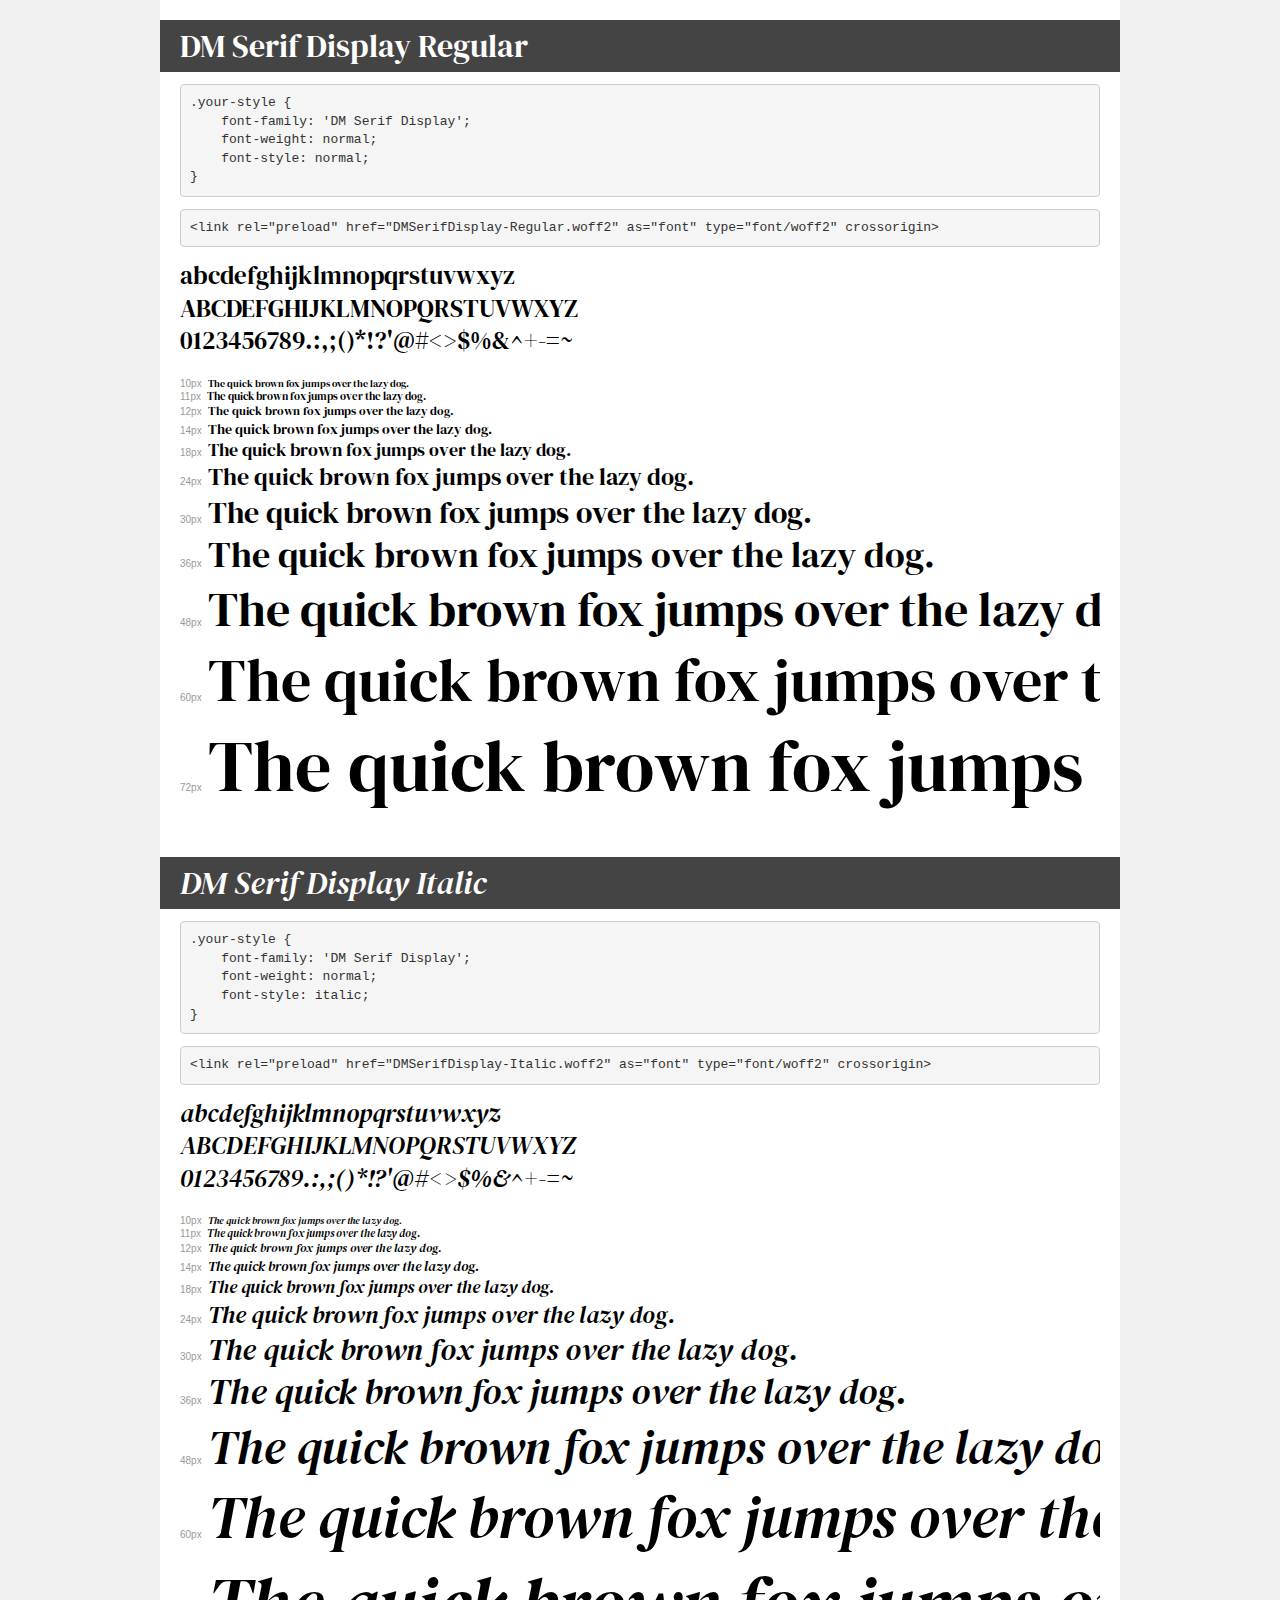
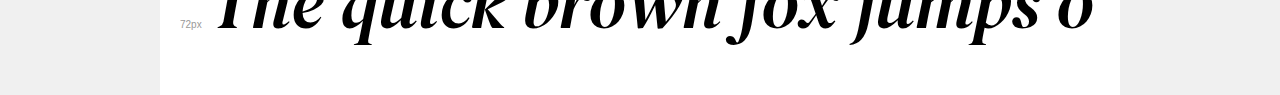
<file: fonts/dm-serif-display/demo.html>
<!DOCTYPE html>
<html lang="en">
<head>
    <meta charset="utf-8">
    <meta http-equiv="X-UA-Compatible" content="IE=edge">
    <meta name="viewport" content="width=device-width, initial-scale=1">
    <meta name="robots" content="noindex, noarchive">
    <meta name="format-detection" content="telephone=no">
    <title>Transfonter demo</title>
    <link href="stylesheet.css" rel="stylesheet">
    <style>
        /*
        http://meyerweb.com/eric/tools/css/reset/
        v2.0 | 20110126
        License: none (public domain)
        */
        html, body, div, span, applet, object, iframe,
        h1, h2, h3, h4, h5, h6, p, blockquote, pre,
        a, abbr, acronym, address, big, cite, code,
        del, dfn, em, img, ins, kbd, q, s, samp,
        small, strike, strong, sub, sup, tt, var,
        b, u, i, center,
        dl, dt, dd, ol, ul, li,
        fieldset, form, label, legend,
        table, caption, tbody, tfoot, thead, tr, th, td,
        article, aside, canvas, details, embed,
        figure, figcaption, footer, header, hgroup,
        menu, nav, output, ruby, section, summary,
        time, mark, audio, video {
            margin: 0;
            padding: 0;
            border: 0;
            font-size: 100%;
            font: inherit;
            vertical-align: baseline;
        }
        /* HTML5 display-role reset for older browsers */
        article, aside, details, figcaption, figure,
        footer, header, hgroup, menu, nav, section {
            display: block;
        }
        body {
            line-height: 1;
        }
        ol, ul {
            list-style: none;
        }
        blockquote, q {
            quotes: none;
        }
        blockquote:before, blockquote:after,
        q:before, q:after {
            content: '';
            content: none;
        }
        table {
            border-collapse: collapse;
            border-spacing: 0;
        }
        /* demo styles */
        body {
            background: #f0f0f0;
            color: #000;
        }
        .page {
            background: #fff;
            width: 920px;
            margin: 0 auto;
            padding: 20px 20px 0 20px;
            overflow: hidden;
        }
        .font-container {
            overflow-x: auto;
            overflow-y: hidden;
            margin-bottom: 40px;
            line-height: 1.3;
            white-space: nowrap;
            padding-bottom: 5px;
        }
        h1 {
            position: relative;
            background: #444;
            font-size: 32px;
            color: #fff;
            padding: 10px 20px;
            margin: 0 -20px 12px -20px;
        }
        .letters {
            font-size: 25px;
            margin-bottom: 20px;
        }
        .s10:before {
            content: '10px';
        }
        .s11:before {
            content: '11px';
        }
        .s12:before {
            content: '12px';
        }
        .s14:before {
            content: '14px';
        }
        .s18:before {
            content: '18px';
        }
        .s24:before {
            content: '24px';
        }
        .s30:before {
            content: '30px';
        }
        .s36:before {
            content: '36px';
        }
        .s48:before {
            content: '48px';
        }
        .s60:before {
            content: '60px';
        }
        .s72:before {
            content: '72px';
        }
        .s10:before, .s11:before, .s12:before, .s14:before,
        .s18:before, .s24:before, .s30:before, .s36:before,
        .s48:before, .s60:before, .s72:before {
            font-family: Arial, sans-serif;
            font-size: 10px;
            font-weight: normal;
            font-style: normal;
            color: #999;
            padding-right: 6px;
        }
        pre {
            display: block;
            padding: 9px;
            margin: 0 0 12px;
            font-family: Monaco, Menlo, Consolas, "Courier New", monospace;
            font-size: 13px;
            line-height: 1.428571429;
            color: #333;
            font-weight: normal;
            font-style: normal;
            background-color: #f5f5f5;
            border: 1px solid #ccc;
            overflow-x: auto;
            border-radius: 4px;
        }
        /* responsive */
        @media (max-width: 959px) {
            .page {
                width: auto;
                margin: 0;
            }
        }
    </style>
</head>
<body>
<div class="page">
    <div class="demo">
        <h1 style="font-family: 'DM Serif Display'; font-weight: normal; font-style: normal;">DM Serif Display Regular</h1>
        <pre title="Usage">.your-style {
    font-family: 'DM Serif Display';
    font-weight: normal;
    font-style: normal;
}</pre>
        <pre title="Preload (optional)">
&lt;link rel=&quot;preload&quot; href=&quot;DMSerifDisplay-Regular.woff2&quot; as=&quot;font&quot; type=&quot;font/woff2&quot; crossorigin&gt;</pre>
        <div class="font-container" style="font-family: 'DM Serif Display'; font-weight: normal; font-style: normal;">
            <p class="letters">
                abcdefghijklmnopqrstuvwxyz<br>
ABCDEFGHIJKLMNOPQRSTUVWXYZ<br>
                0123456789.:,;()*!?'@#&lt;&gt;$%&^+-=~
            </p>
            <p class="s10" style="font-size: 10px;">The quick brown fox jumps over the lazy dog.</p>
            <p class="s11" style="font-size: 11px;">The quick brown fox jumps over the lazy dog.</p>
            <p class="s12" style="font-size: 12px;">The quick brown fox jumps over the lazy dog.</p>
            <p class="s14" style="font-size: 14px;">The quick brown fox jumps over the lazy dog.</p>
            <p class="s18" style="font-size: 18px;">The quick brown fox jumps over the lazy dog.</p>
            <p class="s24" style="font-size: 24px;">The quick brown fox jumps over the lazy dog.</p>
            <p class="s30" style="font-size: 30px;">The quick brown fox jumps over the lazy dog.</p>
            <p class="s36" style="font-size: 36px;">The quick brown fox jumps over the lazy dog.</p>
            <p class="s48" style="font-size: 48px;">The quick brown fox jumps over the lazy dog.</p>
            <p class="s60" style="font-size: 60px;">The quick brown fox jumps over the lazy dog.</p>
            <p class="s72" style="font-size: 72px;">The quick brown fox jumps over the lazy dog.</p>
        </div>
    </div>

    <div class="demo">
        <h1 style="font-family: 'DM Serif Display'; font-weight: normal; font-style: italic;">DM Serif Display Italic</h1>
        <pre title="Usage">.your-style {
    font-family: 'DM Serif Display';
    font-weight: normal;
    font-style: italic;
}</pre>
        <pre title="Preload (optional)">
&lt;link rel=&quot;preload&quot; href=&quot;DMSerifDisplay-Italic.woff2&quot; as=&quot;font&quot; type=&quot;font/woff2&quot; crossorigin&gt;</pre>
        <div class="font-container" style="font-family: 'DM Serif Display'; font-weight: normal; font-style: italic;">
            <p class="letters">
                abcdefghijklmnopqrstuvwxyz<br>
ABCDEFGHIJKLMNOPQRSTUVWXYZ<br>
                0123456789.:,;()*!?'@#&lt;&gt;$%&^+-=~
            </p>
            <p class="s10" style="font-size: 10px;">The quick brown fox jumps over the lazy dog.</p>
            <p class="s11" style="font-size: 11px;">The quick brown fox jumps over the lazy dog.</p>
            <p class="s12" style="font-size: 12px;">The quick brown fox jumps over the lazy dog.</p>
            <p class="s14" style="font-size: 14px;">The quick brown fox jumps over the lazy dog.</p>
            <p class="s18" style="font-size: 18px;">The quick brown fox jumps over the lazy dog.</p>
            <p class="s24" style="font-size: 24px;">The quick brown fox jumps over the lazy dog.</p>
            <p class="s30" style="font-size: 30px;">The quick brown fox jumps over the lazy dog.</p>
            <p class="s36" style="font-size: 36px;">The quick brown fox jumps over the lazy dog.</p>
            <p class="s48" style="font-size: 48px;">The quick brown fox jumps over the lazy dog.</p>
            <p class="s60" style="font-size: 60px;">The quick brown fox jumps over the lazy dog.</p>
            <p class="s72" style="font-size: 72px;">The quick brown fox jumps over the lazy dog.</p>
        </div>
    </div>

</div>
</body>
</html>
</file>
<file: fonts/jost/stylesheet.css>
@font-face {
    font-family: 'Jost';
    src: url('Jost-BlackItalic.woff2') format('woff2'),
        url('Jost-BlackItalic.woff') format('woff');
    font-weight: 900;
    font-style: italic;
    font-display: swap;
}

@font-face {
    font-family: 'Jost';
    src: url('Jost-Black.woff2') format('woff2'),
        url('Jost-Black.woff') format('woff');
    font-weight: 900;
    font-style: normal;
    font-display: swap;
}

@font-face {
    font-family: 'Jost';
    src: url('Jost-Bold.woff2') format('woff2'),
        url('Jost-Bold.woff') format('woff');
    font-weight: bold;
    font-style: normal;
    font-display: swap;
}

@font-face {
    font-family: 'Jost';
    src: url('Jost-BoldItalic.woff2') format('woff2'),
        url('Jost-BoldItalic.woff') format('woff');
    font-weight: bold;
    font-style: italic;
    font-display: swap;
}

@font-face {
    font-family: 'Jost';
    src: url('Jost-ExtraBoldItalic.woff2') format('woff2'),
        url('Jost-ExtraBoldItalic.woff') format('woff');
    font-weight: bold;
    font-style: italic;
    font-display: swap;
}

@font-face {
    font-family: 'Jost';
    src: url('Jost-ExtraLightItalic.woff2') format('woff2'),
        url('Jost-ExtraLightItalic.woff') format('woff');
    font-weight: 200;
    font-style: italic;
    font-display: swap;
}

@font-face {
    font-family: 'Jost';
    src: url('Jost-ExtraBold.woff2') format('woff2'),
        url('Jost-ExtraBold.woff') format('woff');
    font-weight: bold;
    font-style: normal;
    font-display: swap;
}

@font-face {
    font-family: 'Jost';
    src: url('Jost-ExtraLight.woff2') format('woff2'),
        url('Jost-ExtraLight.woff') format('woff');
    font-weight: 200;
    font-style: normal;
    font-display: swap;
}

@font-face {
    font-family: 'Jost';
    src: url('Jost-LightItalic.woff2') format('woff2'),
        url('Jost-LightItalic.woff') format('woff');
    font-weight: 300;
    font-style: italic;
    font-display: swap;
}

@font-face {
    font-family: 'Jost';
    src: url('Jost-Italic.woff2') format('woff2'),
        url('Jost-Italic.woff') format('woff');
    font-weight: normal;
    font-style: italic;
    font-display: swap;
}

@font-face {
    font-family: 'Jost';
    src: url('Jost-Light.woff2') format('woff2'),
        url('Jost-Light.woff') format('woff');
    font-weight: 300;
    font-style: normal;
    font-display: swap;
}

@font-face {
    font-family: 'Jost';
    src: url('Jost-Medium.woff2') format('woff2'),
        url('Jost-Medium.woff') format('woff');
    font-weight: 500;
    font-style: normal;
    font-display: swap;
}

@font-face {
    font-family: 'Jost';
    src: url('Jost-SemiBold.woff2') format('woff2'),
        url('Jost-SemiBold.woff') format('woff');
    font-weight: 600;
    font-style: normal;
    font-display: swap;
}

@font-face {
    font-family: 'Jost';
    src: url('Jost-Regular.woff2') format('woff2'),
        url('Jost-Regular.woff') format('woff');
    font-weight: normal;
    font-style: normal;
    font-display: swap;
}

@font-face {
    font-family: 'Jost';
    src: url('Jost-MediumItalic.woff2') format('woff2'),
        url('Jost-MediumItalic.woff') format('woff');
    font-weight: 500;
    font-style: italic;
    font-display: swap;
}

@font-face {
    font-family: 'Jost';
    src: url('Jost-ThinItalic.woff2') format('woff2'),
        url('Jost-ThinItalic.woff') format('woff');
    font-weight: 100;
    font-style: italic;
    font-display: swap;
}

@font-face {
    font-family: 'Jost';
    src: url('Jost-SemiBoldItalic.woff2') format('woff2'),
        url('Jost-SemiBoldItalic.woff') format('woff');
    font-weight: 600;
    font-style: italic;
    font-display: swap;
}

@font-face {
    font-family: 'Jost';
    src: url('Jost-Thin.woff2') format('woff2'),
        url('Jost-Thin.woff') format('woff');
    font-weight: 100;
    font-style: normal;
    font-display: swap;
}
</file>
<file: fonts/dm-serif-display/stylesheet.css>
@font-face {
    font-family: 'DM Serif Display';
    src: url('DMSerifDisplay-Regular.woff2') format('woff2'),
        url('DMSerifDisplay-Regular.woff') format('woff');
    font-weight: normal;
    font-style: normal;
    font-display: swap;
}

@font-face {
    font-family: 'DM Serif Display';
    src: url('DMSerifDisplay-Italic.woff2') format('woff2'),
        url('DMSerifDisplay-Italic.woff') format('woff');
    font-weight: normal;
    font-style: italic;
    font-display: swap;
}
</file>
<file: fonts/stylesheet.css>
@font-face {
    font-family: 'Jost';
    src: url('Jost-BlackItalic.woff2') format('woff2'),
        url('Jost-BlackItalic.woff') format('woff');
    font-weight: 900;
    font-style: italic;
    font-display: swap;
}

@font-face {
    font-family: 'Jost';
    src: url('Jost-Black.woff2') format('woff2'),
        url('Jost-Black.woff') format('woff');
    font-weight: 900;
    font-style: normal;
    font-display: swap;
}

@font-face {
    font-family: 'Jost';
    src: url('Jost-Bold.woff2') format('woff2'),
        url('Jost-Bold.woff') format('woff');
    font-weight: bold;
    font-style: normal;
    font-display: swap;
}

@font-face {
    font-family: 'Jost';
    src: url('Jost-BoldItalic.woff2') format('woff2'),
        url('Jost-BoldItalic.woff') format('woff');
    font-weight: bold;
    font-style: italic;
    font-display: swap;
}

@font-face {
    font-family: 'Jost';
    src: url('Jost-ExtraBoldItalic.woff2') format('woff2'),
        url('Jost-ExtraBoldItalic.woff') format('woff');
    font-weight: bold;
    font-style: italic;
    font-display: swap;
}

@font-face {
    font-family: 'Jost';
    src: url('Jost-ExtraLightItalic.woff2') format('woff2'),
        url('Jost-ExtraLightItalic.woff') format('woff');
    font-weight: 200;
    font-style: italic;
    font-display: swap;
}

@font-face {
    font-family: 'Jost';
    src: url('Jost-ExtraBold.woff2') format('woff2'),
        url('Jost-ExtraBold.woff') format('woff');
    font-weight: bold;
    font-style: normal;
    font-display: swap;
}

@font-face {
    font-family: 'Jost';
    src: url('Jost-ExtraLight.woff2') format('woff2'),
        url('Jost-ExtraLight.woff') format('woff');
    font-weight: 200;
    font-style: normal;
    font-display: swap;
}

@font-face {
    font-family: 'Jost';
    src: url('Jost-LightItalic.woff2') format('woff2'),
        url('Jost-LightItalic.woff') format('woff');
    font-weight: 300;
    font-style: italic;
    font-display: swap;
}

@font-face {
    font-family: 'Jost';
    src: url('Jost-Italic.woff2') format('woff2'),
        url('Jost-Italic.woff') format('woff');
    font-weight: normal;
    font-style: italic;
    font-display: swap;
}

@font-face {
    font-family: 'Jost';
    src: url('Jost-Light.woff2') format('woff2'),
        url('Jost-Light.woff') format('woff');
    font-weight: 300;
    font-style: normal;
    font-display: swap;
}

@font-face {
    font-family: 'Jost';
    src: url('Jost-Medium.woff2') format('woff2'),
        url('Jost-Medium.woff') format('woff');
    font-weight: 500;
    font-style: normal;
    font-display: swap;
}

@font-face {
    font-family: 'Jost';
    src: url('Jost-SemiBold.woff2') format('woff2'),
        url('Jost-SemiBold.woff') format('woff');
    font-weight: 600;
    font-style: normal;
    font-display: swap;
}

@font-face {
    font-family: 'Jost';
    src: url('Jost-Regular.woff2') format('woff2'),
        url('Jost-Regular.woff') format('woff');
    font-weight: normal;
    font-style: normal;
    font-display: swap;
}

@font-face {
    font-family: 'Jost';
    src: url('Jost-MediumItalic.woff2') format('woff2'),
        url('Jost-MediumItalic.woff') format('woff');
    font-weight: 500;
    font-style: italic;
    font-display: swap;
}

@font-face {
    font-family: 'Jost';
    src: url('Jost-ThinItalic.woff2') format('woff2'),
        url('Jost-ThinItalic.woff') format('woff');
    font-weight: 100;
    font-style: italic;
    font-display: swap;
}

@font-face {
    font-family: 'Jost';
    src: url('Jost-SemiBoldItalic.woff2') format('woff2'),
        url('Jost-SemiBoldItalic.woff') format('woff');
    font-weight: 600;
    font-style: italic;
    font-display: swap;
}

@font-face {
    font-family: 'Jost';
    src: url('Jost-Thin.woff2') format('woff2'),
        url('Jost-Thin.woff') format('woff');
    font-weight: 100;
    font-style: normal;
    font-display: swap;
}
</file>
<file: css/style.css>
/* reset */
* {
    box-sizing: border-box;
    margin: 0;
    padding: 0;
    font-style: normal;
}

ul {
    padding-left: 0;
    list-style: none;
}

a {
    text-decoration: none;
}

button {
    background: transparent;
    border: 0;
    cursor: pointer;
}

.row {
    display: flex;
}

.col-3 {
    width: calc(100% / 12 * 3);
}

.col-6 {
    width: calc(100% / 12 * 6);
}

.col-12 {
    width: calc(100% / 12 * 12);
}

:root {
    /* fonts */

    --jost: 'Jost';
    --dm-serif: 'DM Serif Display';

    font-size: 16px;

    /* colors */

    --black: #000;
    --black-29: #292F36;
    --black-4d: #4D5053;
    --back-grey: #F4F0EC;
}

/* design-desk-top */
.container {
    margin-left: auto;
    margin-right: auto;
    max-width: 1200px;
}

header {
    padding: 2rem;
}

.flex-hdr {
    display: flex;
    justify-content: space-between;
}

#toggel-exit, #toggel-enter {
    display: none;
}

.ul-hdr {
    display: flex;
    justify-content: space-between;
    gap: 1.5rem;
    text-align: center;
}

.ul-hdr a {
    color: var(--black-29);
    font-family: var(--jost);
    font-size: 1.125rem;
    font-weight: 500;
    line-height: 125%;
}

.ul-hdr a:hover {
    background-color: gray;
}

.sec-1 {
    background-image: url(../img/back-sec-1.png);
    background-repeat: no-repeat;
    background-position: center;
    background-size: cover;
    width: 98vw;
    height: 20rem;
    flex-shrink: 0;
    text-align: center;
    display: flex;
    justify-content: center;
    align-items: center;
}

h1 {
    font-family: var(--dm-serif);
    margin-top: 5rem;
    color: white;
    font-size: 4.375rem;
    font-weight: 400;
    line-height: 125%;
    text-shadow: 0px 4px 4px rgba(0, 0, 0, 0.25);
}

.sec-2 {
    padding: 3.5rem 0;
}

.flex-sec-2 {
    display: flex;
    flex-direction: column;
    row-gap: 1rem;
}

.flex-div-1 {
    display: flex;
    justify-content: space-between;
    align-items: center;
    gap: 1.5rem;
}

.headings {
    display: flex;
    flex-direction: column;
    row-gap: 1rem;
}

.alone {
    text-align: center;
    margin-left: auto;
    margin-right: 2rem;
    margin-top: -7rem;
}

.h2-sec-2 {
    color: var(--black);
    font-size: 3.125rem;
    font-family: var(--dm-serif);
    font-weight: 400;
    line-height: 125%;
}

.h6-sec-2, .p-sec-2, .clm-emils a .move {
    color: var(--black-4d);
    font-size: 1.375rem;
    font-family: var(--jost);
    font-weight: 400;
    line-height: 150%;
    letter-spacing: 0.01375rem;
}

.p-sec-2 {
    margin-top: 2rem;
}

.clm-emils a {
    font-size: 1.25rem;
    letter-spacing: 0.0125rem;
}

.clm-emils {
    display: flex;
    flex-direction: column;
    row-gap: 1rem;
}

.inline-flex a {
    display: inline-flex;
    justify-content: start;
    align-items: center;
    margin-left: -1rem;
}

.move {
    margin-top: 0.5rem;
}

.flex-icons {
    display: flex;
    justify-content: start;
    align-items: center;
    gap: 1.5rem;
}

.h2-div2 {
    color: var(--black-29);
    text-align: start;
    font-family: var(--dm-serif);
    font-size: 3.125rem;
    font-weight: 400;
    line-height: 150%;
    letter-spacing: 0.03125rem;
}

.p-div3, .p-t, .h6-div5 {
    color: var(--black-4d);
    font-family: var(--jost);
    font-size: 1.375rem;
    font-weight: 400;
    line-height: 150%;
    letter-spacing: 0.01375rem;
}

.flex-div-5 {
    gap: 4rem;
    margin-top: 1rem;
}

h3 {
    color: var(--black-29);
    font-family: var(--dm-serif);
    font-size: 1.5625rem;
    font-weight: 400;
    line-height: 150%;
    letter-spacing: 0.01563rem;
}

.p-top, .top-h6-div5 {
    margin-top: 1rem;
}

.h6-div5 {
    display: flex;
    justify-content: start;
    align-items: center;
    gap: 15rem;
}

.extra-gap {
    gap: 20rem;
}

.h6-div5 span {
    color: var(--black-4d);
    font-size: 0.9375rem;
    font-family: var(--jost);
    font-weight: 500;
    line-height: 150%;
    letter-spacing: 0.0093rem;
}

.top-rate {
    margin-top: 1rem;
}

.js-div {
    display: flex;
    flex-direction: column;
    row-gap: 1rem;
    background-color: var(--back-grey);
    border-radius: 1.125rem;
    padding: 1.5rem;
    margin-top: 1rem;
    justify-content: center;
    align-items: center;
}

.js-div .p-t {
    margin-left: -6rem;
}

#p-t {
    display: flex;
}

#p-t.show {
    display: none;
}

.flex-js {
    display: flex;
    justify-content: center;
    align-items: center;
    gap: 11rem;
}

.athours {
    margin-top: 1rem;
    border-radius: 1.125rem;
    border: 1px solid #292F36;
    padding: 0.9rem;
    justify-content: center;
}

.font {
    font-size: 1.125rem;
    font-weight: 600;
    line-height: 125%;
    letter-spacing: 0.0225rem;
}

.top-div-6 {
    margin-top: 3rem;
    gap: 1.5rem;
    text-align: center;
}

.col-lrg-3 {
    display: flex;
    flex-direction: column;
    row-gap: 0.5rem;
}

.parker {
    border-radius: 1.875rem;
}

.h6-arti {
    color: var(--black-29);
    font-size: 1.375rem;
    font-family: var(--dm-serif);
    font-weight: 400;
    line-height: 150%;
    letter-spacing: 0.01375rem;
    display: flex;
    flex-direction: column;
}

.h6-arti span {
    color: var(--black-4d);
    font-size: 1.125rem;
    font-family: var(--jost);
    font-weight: 400;
    line-height: 150%;
    letter-spacing: 0.01125rem;
}

.gap-icon {
    display: flex;
    justify-content: center;
    align-items: center;
    gap: 1rem;
}

.column-hdr {
    margin-top: 3rem;
    display: flex;
    flex-direction: column;
    row-gap: 8rem;
    padding: 0.3rem;
}

.index {
    display: inline-flex;
    justify-content: space-between;
    align-items: start;
}

.logo-hdr {
    display: flex;
    flex-direction: column;
    row-gap: 1rem;
    justify-content: start;
    align-items: start;
}

.p-hdr, .li-pages a, .h6-ftr, .p-firm, .link, .tell {
    color: var(--black-4d);
    font-size: 1.375rem;
    font-family: var(--jost);
    font-weight: 400;
    line-height: 150%;
    letter-spacing: 0.01375rem;
}

.ul-hdr {
    display: flex;
    justify-content: start;
    gap: 2.5rem;
}

.pages-hdr {
    display: flex;
    flex-direction: column;
    row-gap: 0.8rem;
}

.li-pages {
    display: flex;
    flex-direction: column;
    row-gap: 1.2rem;
    line-height: 300%;
}

.h2-hdr {
    color: var(--black-29);
    font-size: 1.526rem;
    font-family: var(--dm-serif);
    font-weight: 400;
    line-height: 125%;
}

.link {
    line-height: 300%;
}

.h6-ftr {
    text-align: center;
}

.icon {
    display: none;
}
/* design-mobile */
@media screen and (max-width: 700px) {
    * {
        display: flex;
        flex-wrap: wrap;
        justify-content: center;
        align-items: center;
    }

    header {
        padding: 0.5rem;
    }

    .flex-hdr {
        display: inline-flex;
        gap: 3rem;
        padding-right: 2rem;
    }

    #toggel-enter {
        display: block;
    }

    #toggel-exit {
        display: none;
    }

    #toggel-exit.show {
        display: flex;
    }

    .ul-hdr {
        display: none;
    }

    #nav-list {
        display: none;
    } 

    #nav-list.show {
        display: flex;
        flex-direction: column;
        row-gap: 1.5rem;
        justify-content: center;
        align-items: center;
        padding-left: 6rem;
        background-color: white;
        height: 50vh;
        width: calc(100vw - 70px);
        position: fixed;
        z-index: 100;
        right: 0;
        top: 0;
        text-decoration-line: none;
        color: var(--black-29);
        font-size: 1.25rem;
        font-weight: 500;
        line-height: 125%;
    }

    .active-a:visited {
        color: #C76904;
    }

    .flex-div-1 {
        flex-wrap: wrap;
        text-align: center;
    }

    .clm-emils {
        margin-left: auto;
        margin-right: auto;
    }

    .alone {
        margin-left: 0;
        margin-right: 0;
        margin-top: 0; 
    }

    .photo {
        width: 80%;
    }

    .photo img {
        width: 50%;
    }

    .flex-sec-2, .h2-div2 {
        text-align: center;
    }

    .col-6 {
        padding: 0 0.5rem;
    }

    .flex-js {
        display: flex;
        flex-wrap: nowrap;
    }

    .js-div, .athours {
        flex-shrink: 0;
    }

    .index{
        display: flex;
        flex-direction: column;
        justify-content: center;
        align-items: center;
        row-gap: 1rem;
    }

    .pages-hdr {
        display: flex;
    }

    .icon {
        display: block;
    }

    .li-pages {
        display: none;
    }
}
</file>
